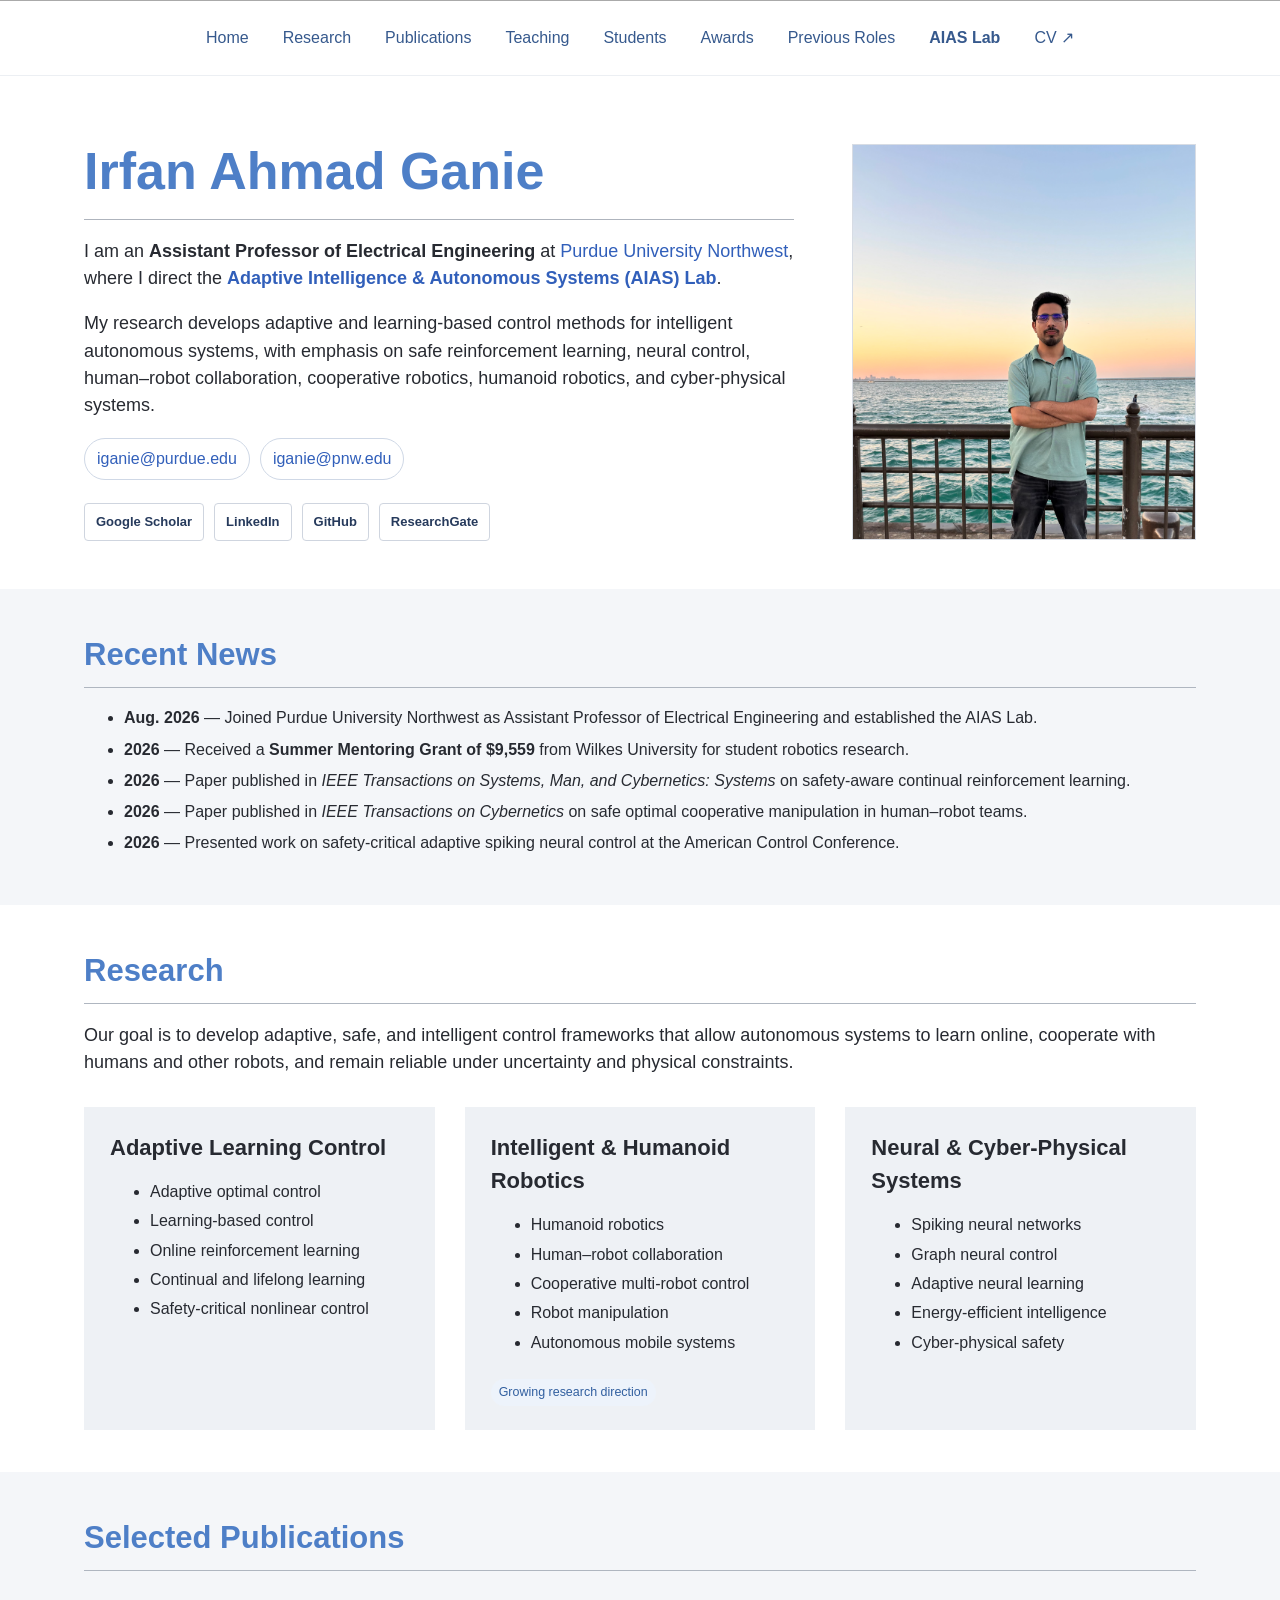
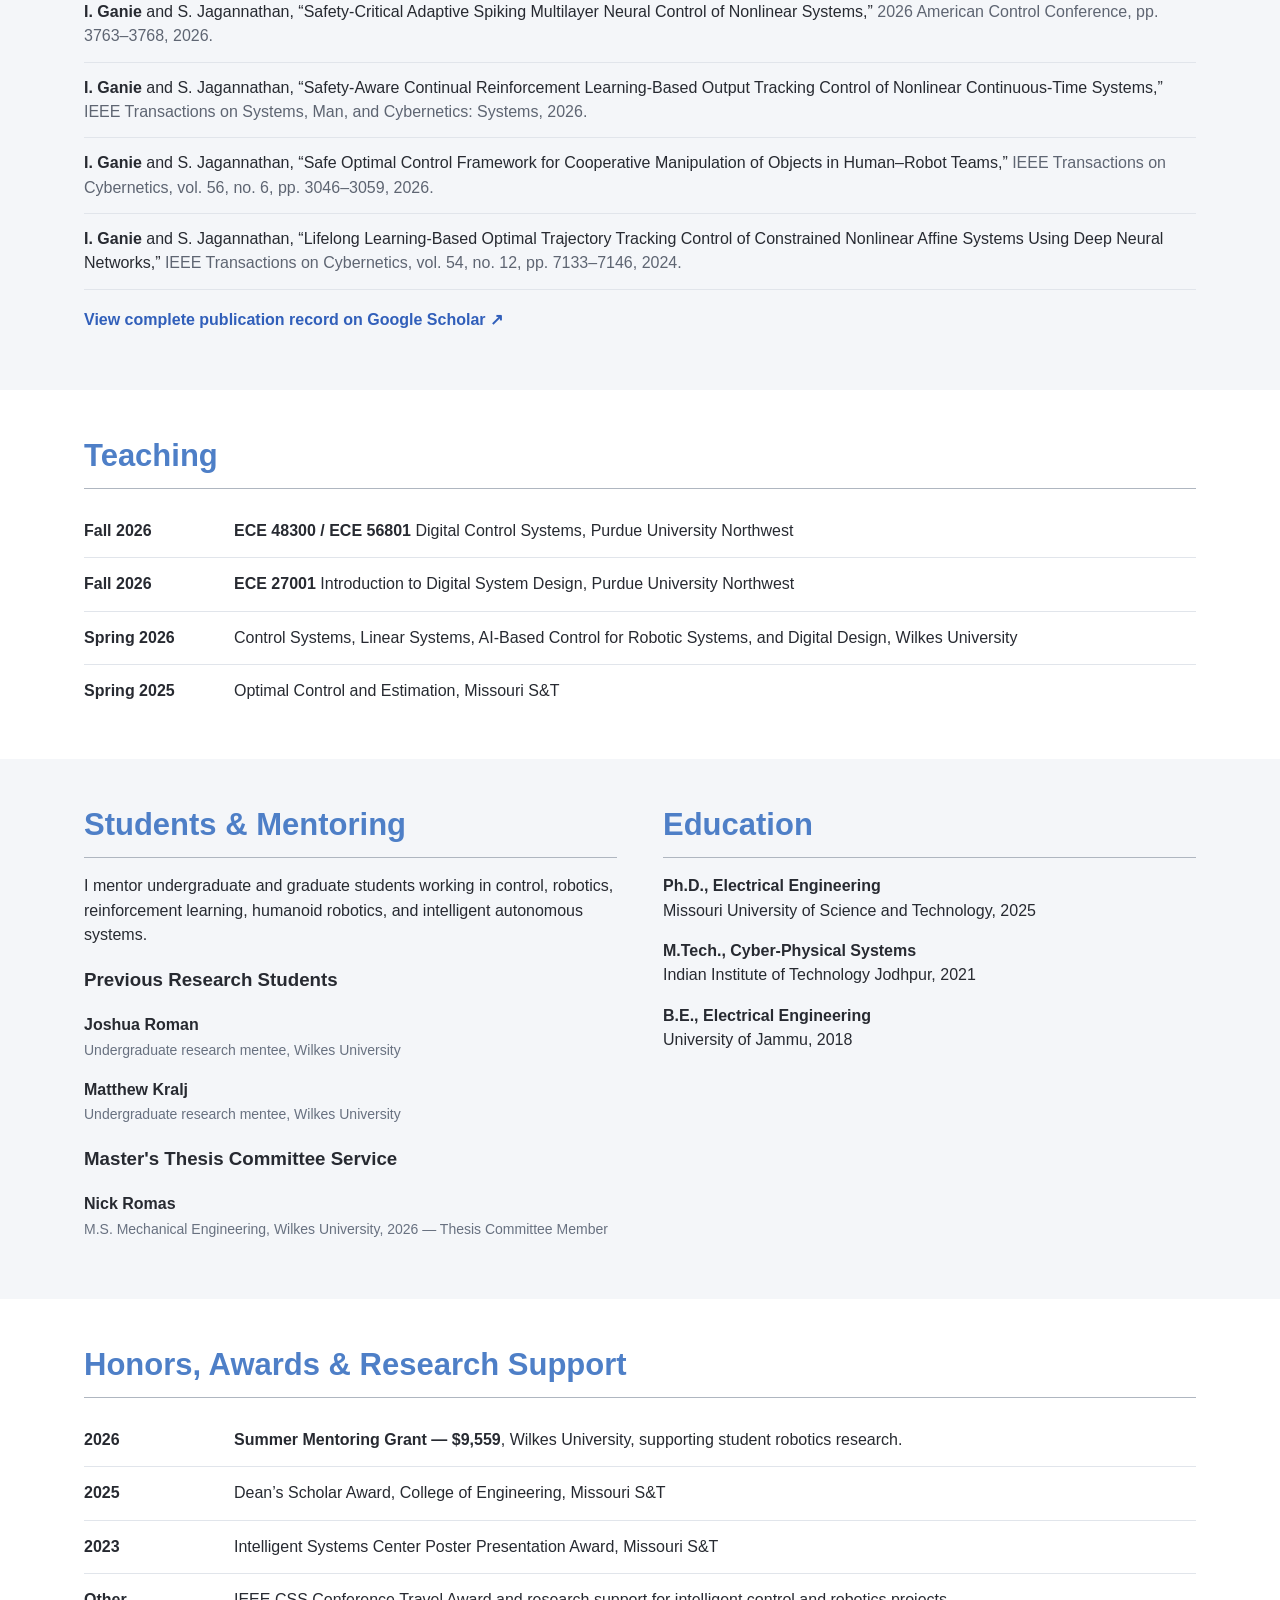
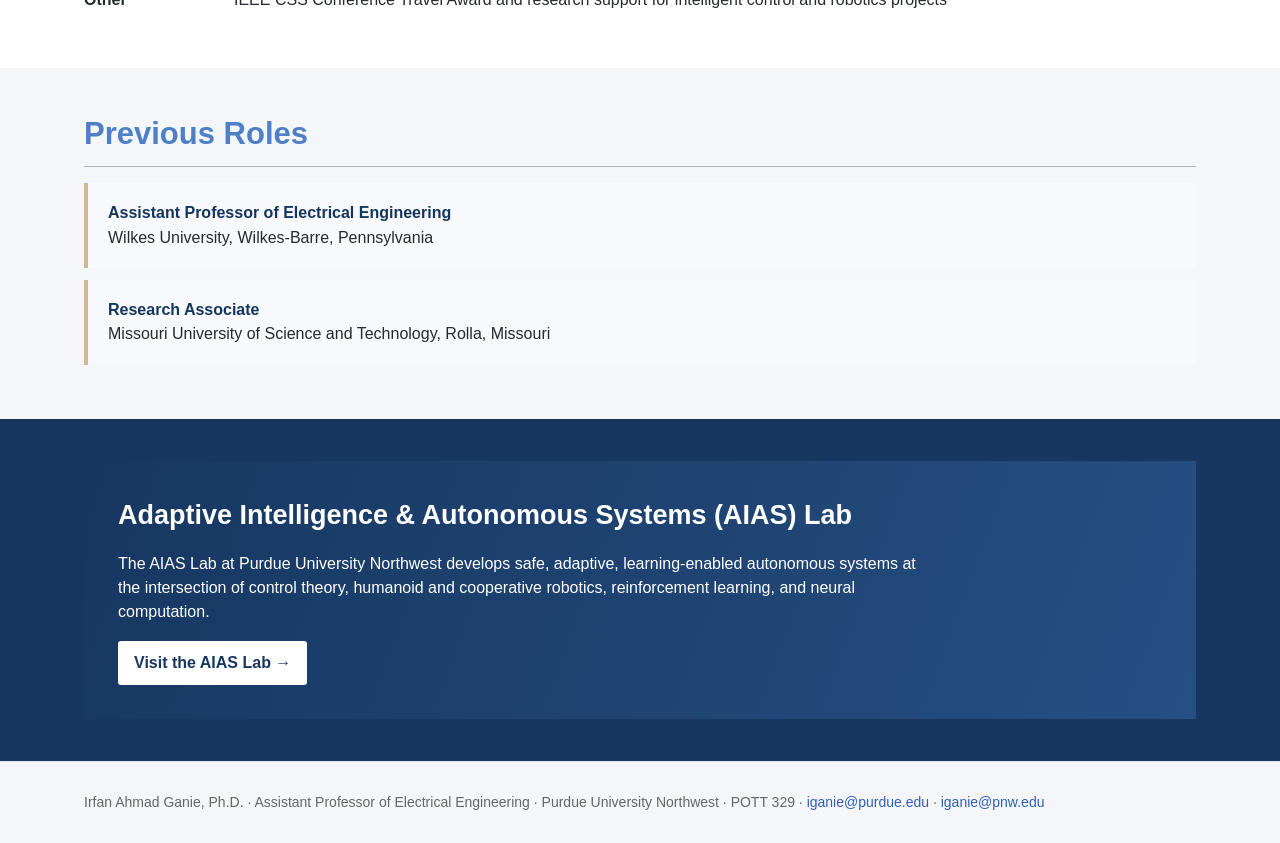
<file: index.html>
<!doctype html>
<html lang="en">
<head>
<meta charset="utf-8">
<meta name="viewport" content="width=device-width,initial-scale=1">
<title>Irfan Ahmad Ganie | Purdue University Northwest</title>
<meta name="description" content="Irfan Ahmad Ganie, Ph.D. — Assistant Professor of Electrical Engineering at Purdue University Northwest and Director of the AIAS Lab.">
<link rel="stylesheet" href="css/academic.css">
<style>
.contact-pills{display:flex;flex-wrap:wrap;gap:10px;margin-top:14px}.contact-pills a{border:1px solid #cfd8e6;padding:8px 12px;border-radius:999px;background:#fff}.role-card{padding:18px 20px;border-left:4px solid #cfb991;background:#f7f9fc;margin:12px 0}.role-card strong{display:block;color:#16355d}.research-card .future{display:inline-block;margin-top:8px;font-size:.78rem;padding:4px 8px;border-radius:999px;background:#edf3fb;color:#315f9f}.metric-grid{display:grid;grid-template-columns:repeat(4,1fr);gap:14px;margin-top:18px}.metric{padding:18px;background:#f7f9fc;border:1px solid #e5e9ef}.metric b{font-size:1.5rem;color:#18365e}.metric span{display:block;font-size:.78rem;color:#687386;text-transform:uppercase;letter-spacing:.06em;margin-top:4px}@media(max-width:760px){.metric-grid{grid-template-columns:repeat(2,1fr)}}
</style>
</head>
<body>
<header class="top"><div class="wrap"><nav class="nav"><a href="#home">Home</a><a href="#research">Research</a><a href="#publications">Publications</a><a href="#teaching">Teaching</a><a href="#students">Students</a><a href="#awards">Awards</a><a href="#roles">Previous Roles</a><a class="lab" href="aias-lab/">AIAS Lab</a><a href="CV_IRFAN%20AHMAD%20GANIE_2026.pdf" target="_blank">CV ↗</a></nav></div></header>
<main id="home">
<section class="hero"><div class="wrap hero-grid"><div><h1>Irfan Ahmad Ganie</h1><div class="rule"></div><p>I am an <strong>Assistant Professor of Electrical Engineering</strong> at <a href="https://www.pnw.edu/people/irfan-ahmad-ganie/" target="_blank">Purdue University Northwest</a>, where I direct the <a href="aias-lab/"><strong>Adaptive Intelligence & Autonomous Systems (AIAS) Lab</strong></a>.</p><p>My research develops adaptive and learning-based control methods for intelligent autonomous systems, with emphasis on safe reinforcement learning, neural control, human–robot collaboration, cooperative robotics, humanoid robotics, and cyber-physical systems.</p><div class="contact-pills"><a href="mailto:iganie@purdue.edu">iganie@purdue.edu</a><a href="mailto:iganie@pnw.edu">iganie@pnw.edu</a></div><div class="iconrow"><a href="https://scholar.google.com/citations?user=_J8FRd4AAAAJ&hl=en" target="_blank">Google Scholar</a><a href="https://www.linkedin.com/in/irfan-ahmad-ganie-285359118" target="_blank">LinkedIn</a><a href="https://github.com/irfan149" target="_blank">GitHub</a><a href="https://www.researchgate.net/profile/Irfan-Ganie-3" target="_blank">ResearchGate</a></div></div><div><img class="portrait" src="img/profile.png" alt="Irfan Ahmad Ganie"></div></div></section>

<section class="section soft"><div class="wrap"><h2>Recent News</h2><div class="line"></div><ul class="news"><li><strong>Aug. 2026</strong> — Joined Purdue University Northwest as Assistant Professor of Electrical Engineering and established the AIAS Lab.</li><li><strong>2026</strong> — Received a <strong>Summer Mentoring Grant of $9,559</strong> from Wilkes University for student robotics research.</li><li><strong>2026</strong> — Paper published in <em>IEEE Transactions on Systems, Man, and Cybernetics: Systems</em> on safety-aware continual reinforcement learning.</li><li><strong>2026</strong> — Paper published in <em>IEEE Transactions on Cybernetics</em> on safe optimal cooperative manipulation in human–robot teams.</li><li><strong>2026</strong> — Presented work on safety-critical adaptive spiking neural control at the American Control Conference.</li></ul></div></section>

<section class="section" id="research"><div class="wrap"><h2>Research</h2><div class="line"></div><p class="lead">Our goal is to develop adaptive, safe, and intelligent control frameworks that allow autonomous systems to learn online, cooperate with humans and other robots, and remain reliable under uncertainty and physical constraints.</p><div class="research-grid"><div class="research-card"><h3>Adaptive Learning Control</h3><ul><li>Adaptive optimal control</li><li>Learning-based control</li><li>Online reinforcement learning</li><li>Continual and lifelong learning</li><li>Safety-critical nonlinear control</li></ul></div><div class="research-card"><h3>Intelligent & Humanoid Robotics</h3><ul><li>Humanoid robotics</li><li>Human–robot collaboration</li><li>Cooperative multi-robot control</li><li>Robot manipulation</li><li>Autonomous mobile systems</li></ul><span class="future">Growing research direction</span></div><div class="research-card"><h3>Neural & Cyber-Physical Systems</h3><ul><li>Spiking neural networks</li><li>Graph neural control</li><li>Adaptive neural learning</li><li>Energy-efficient intelligence</li><li>Cyber-physical safety</li></ul></div></div></div></section>

<section class="section soft" id="publications"><div class="wrap"><h2>Selected Publications</h2><div class="line"></div><div class="pub"><strong>I. Ganie</strong> and S. Jagannathan, “Safety-Critical Adaptive Spiking Multilayer Neural Control of Nonlinear Systems,” <span class="venue">2026 American Control Conference, pp. 3763–3768, 2026.</span></div><div class="pub"><strong>I. Ganie</strong> and S. Jagannathan, “Safety-Aware Continual Reinforcement Learning-Based Output Tracking Control of Nonlinear Continuous-Time Systems,” <span class="venue">IEEE Transactions on Systems, Man, and Cybernetics: Systems, 2026.</span></div><div class="pub"><strong>I. Ganie</strong> and S. Jagannathan, “Safe Optimal Control Framework for Cooperative Manipulation of Objects in Human–Robot Teams,” <span class="venue">IEEE Transactions on Cybernetics, vol. 56, no. 6, pp. 3046–3059, 2026.</span></div><div class="pub"><strong>I. Ganie</strong> and S. Jagannathan, “Lifelong Learning-Based Optimal Trajectory Tracking Control of Constrained Nonlinear Affine Systems Using Deep Neural Networks,” <span class="venue">IEEE Transactions on Cybernetics, vol. 54, no. 12, pp. 7133–7146, 2024.</span></div><p style="margin-top:18px"><a href="https://scholar.google.com/citations?user=_J8FRd4AAAAJ&hl=en" target="_blank"><strong>View complete publication record on Google Scholar ↗</strong></a></p></div></section>

<section class="section" id="teaching"><div class="wrap"><h2>Teaching</h2><div class="line"></div><div class="rows"><div class="row"><div class="term">Fall 2026</div><div><strong>ECE 48300 / ECE 56801</strong> Digital Control Systems, Purdue University Northwest</div></div><div class="row"><div class="term">Fall 2026</div><div><strong>ECE 27001</strong> Introduction to Digital System Design, Purdue University Northwest</div></div><div class="row"><div class="term">Spring 2026</div><div>Control Systems, Linear Systems, AI-Based Control for Robotic Systems, and Digital Design, Wilkes University</div></div><div class="row"><div class="term">Spring 2025</div><div>Optimal Control and Estimation, Missouri S&amp;T</div></div></div></div></section>

<section class="section soft" id="students"><div class="wrap two"><div><h2>Students &amp; Mentoring</h2><div class="line"></div><p>I mentor undergraduate and graduate students working in control, robotics, reinforcement learning, humanoid robotics, and intelligent autonomous systems.</p><h3>Previous Research Students</h3><p><strong>Joshua Roman</strong><br><span class="small">Undergraduate research mentee, Wilkes University</span></p><p><strong>Matthew Kralj</strong><br><span class="small">Undergraduate research mentee, Wilkes University</span></p><h3>Master's Thesis Committee Service</h3><p><strong>Nick Romas</strong><br><span class="small">M.S. Mechanical Engineering, Wilkes University, 2026 — Thesis Committee Member</span></p></div><div><h2>Education</h2><div class="line"></div><p><strong>Ph.D., Electrical Engineering</strong><br>Missouri University of Science and Technology, 2025</p><p><strong>M.Tech., Cyber-Physical Systems</strong><br>Indian Institute of Technology Jodhpur, 2021</p><p><strong>B.E., Electrical Engineering</strong><br>University of Jammu, 2018</p></div></div></section>

<section class="section" id="awards"><div class="wrap"><h2>Honors, Awards & Research Support</h2><div class="line"></div><div class="rows"><div class="row"><div class="term">2026</div><div><strong>Summer Mentoring Grant — $9,559</strong>, Wilkes University, supporting student robotics research.</div></div><div class="row"><div class="term">2025</div><div>Dean’s Scholar Award, College of Engineering, Missouri S&amp;T</div></div><div class="row"><div class="term">2023</div><div>Intelligent Systems Center Poster Presentation Award, Missouri S&amp;T</div></div><div class="row"><div class="term">Other</div><div>IEEE CSS Conference Travel Award and research support for intelligent control and robotics projects</div></div></div></div></section>

<section class="section soft" id="roles"><div class="wrap"><h2>Previous Roles</h2><div class="line"></div><div class="role-card"><strong>Assistant Professor of Electrical Engineering</strong>Wilkes University, Wilkes-Barre, Pennsylvania</div><div class="role-card"><strong>Research Associate</strong>Missouri University of Science and Technology, Rolla, Missouri</div></div></section>

<section class="section dark"><div class="wrap"><div class="lab-banner"><h3>Adaptive Intelligence & Autonomous Systems (AIAS) Lab</h3><p>The AIAS Lab at Purdue University Northwest develops safe, adaptive, learning-enabled autonomous systems at the intersection of control theory, humanoid and cooperative robotics, reinforcement learning, and neural computation.</p><a class="button" href="aias-lab/">Visit the AIAS Lab →</a></div></div></section>
</main>
<footer class="footer"><div class="wrap">Irfan Ahmad Ganie, Ph.D. · Assistant Professor of Electrical Engineering · Purdue University Northwest · POTT 329 · <a href="mailto:iganie@purdue.edu">iganie@purdue.edu</a> · <a href="mailto:iganie@pnw.edu">iganie@pnw.edu</a></div></footer>
</body></html>
</file>
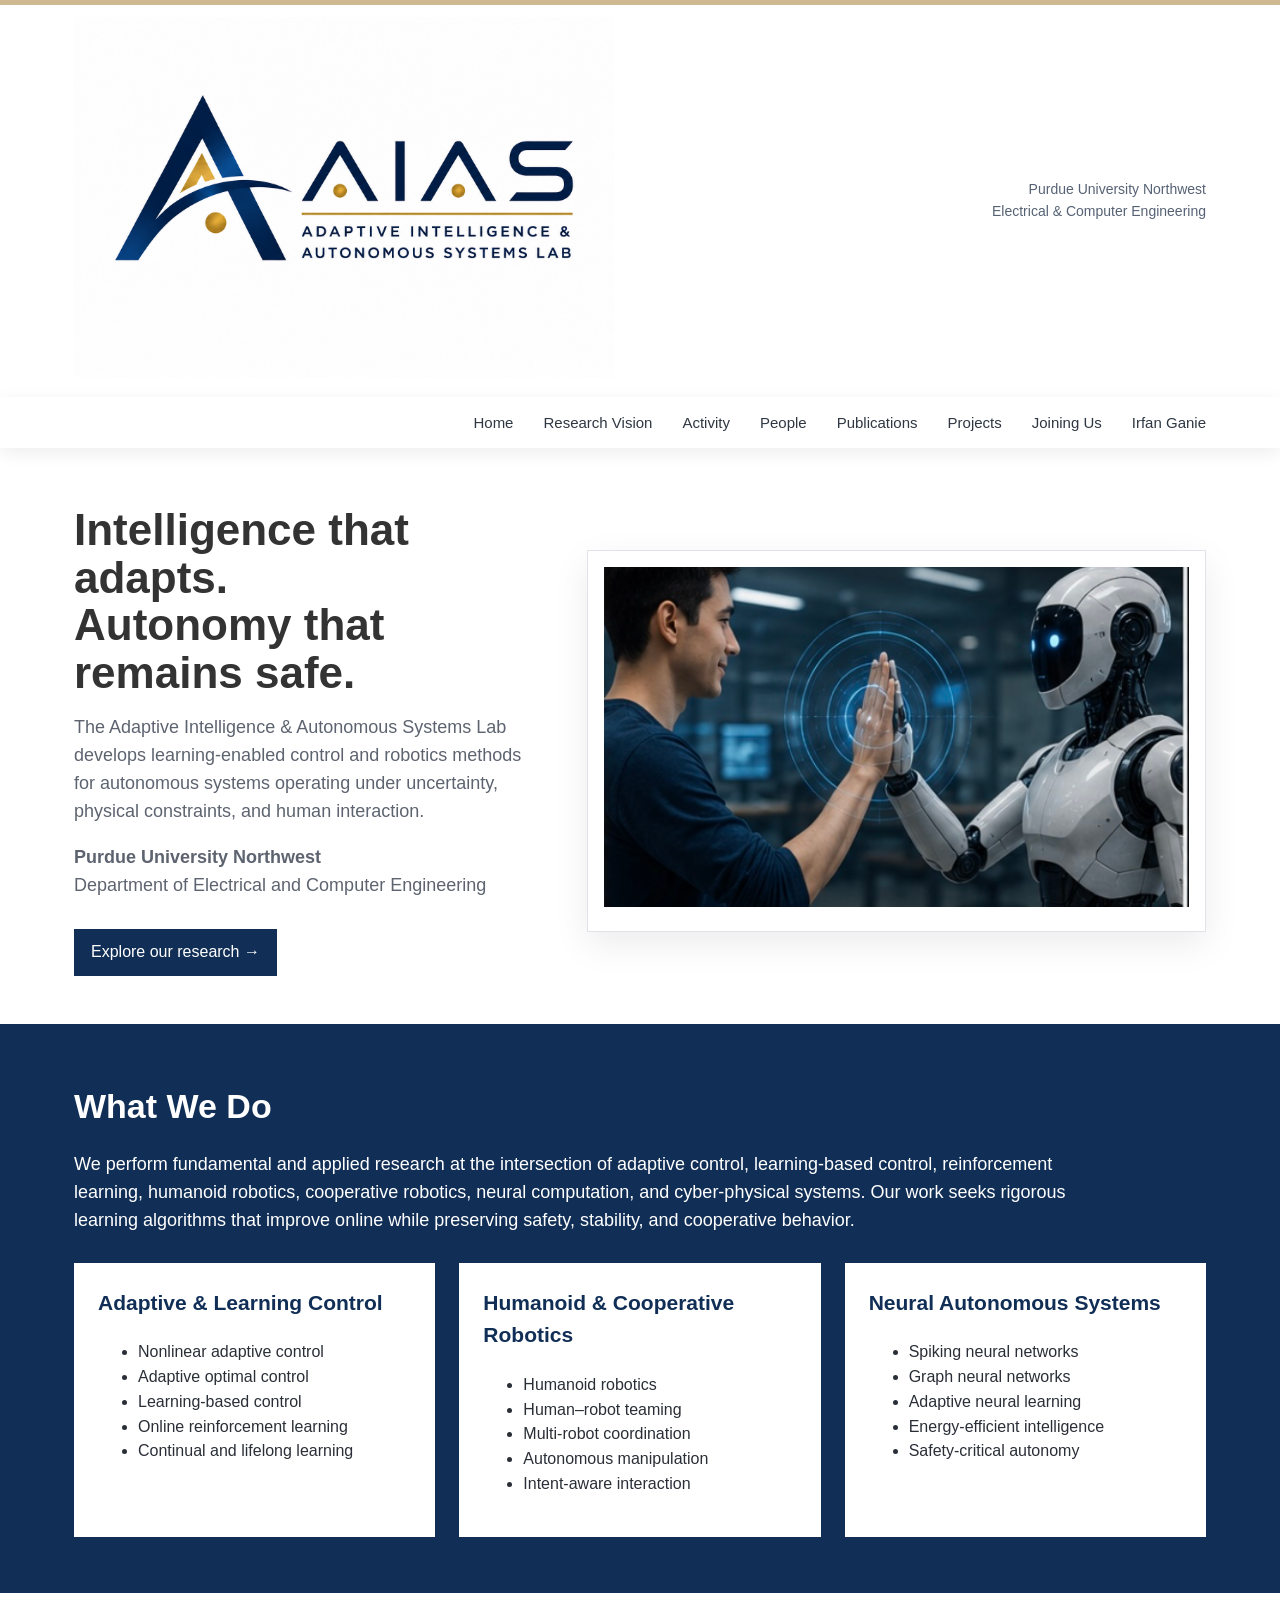
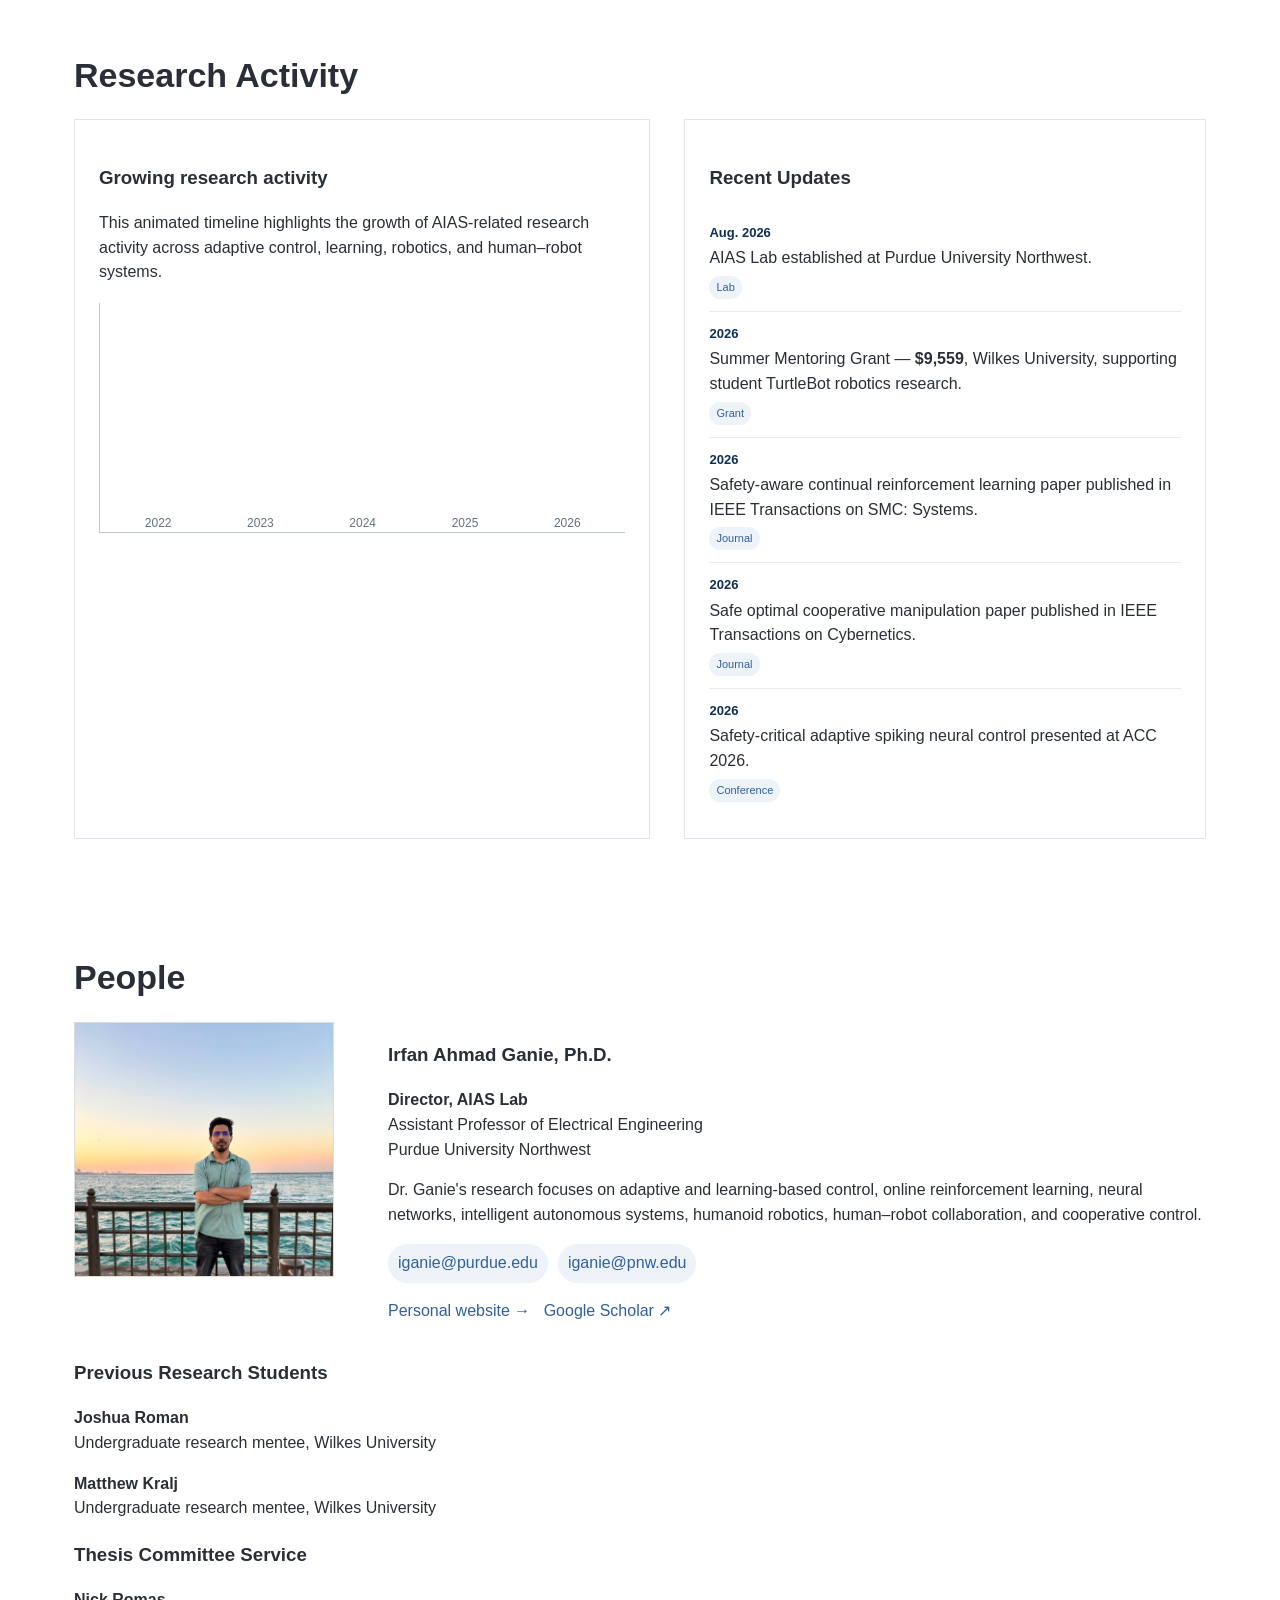
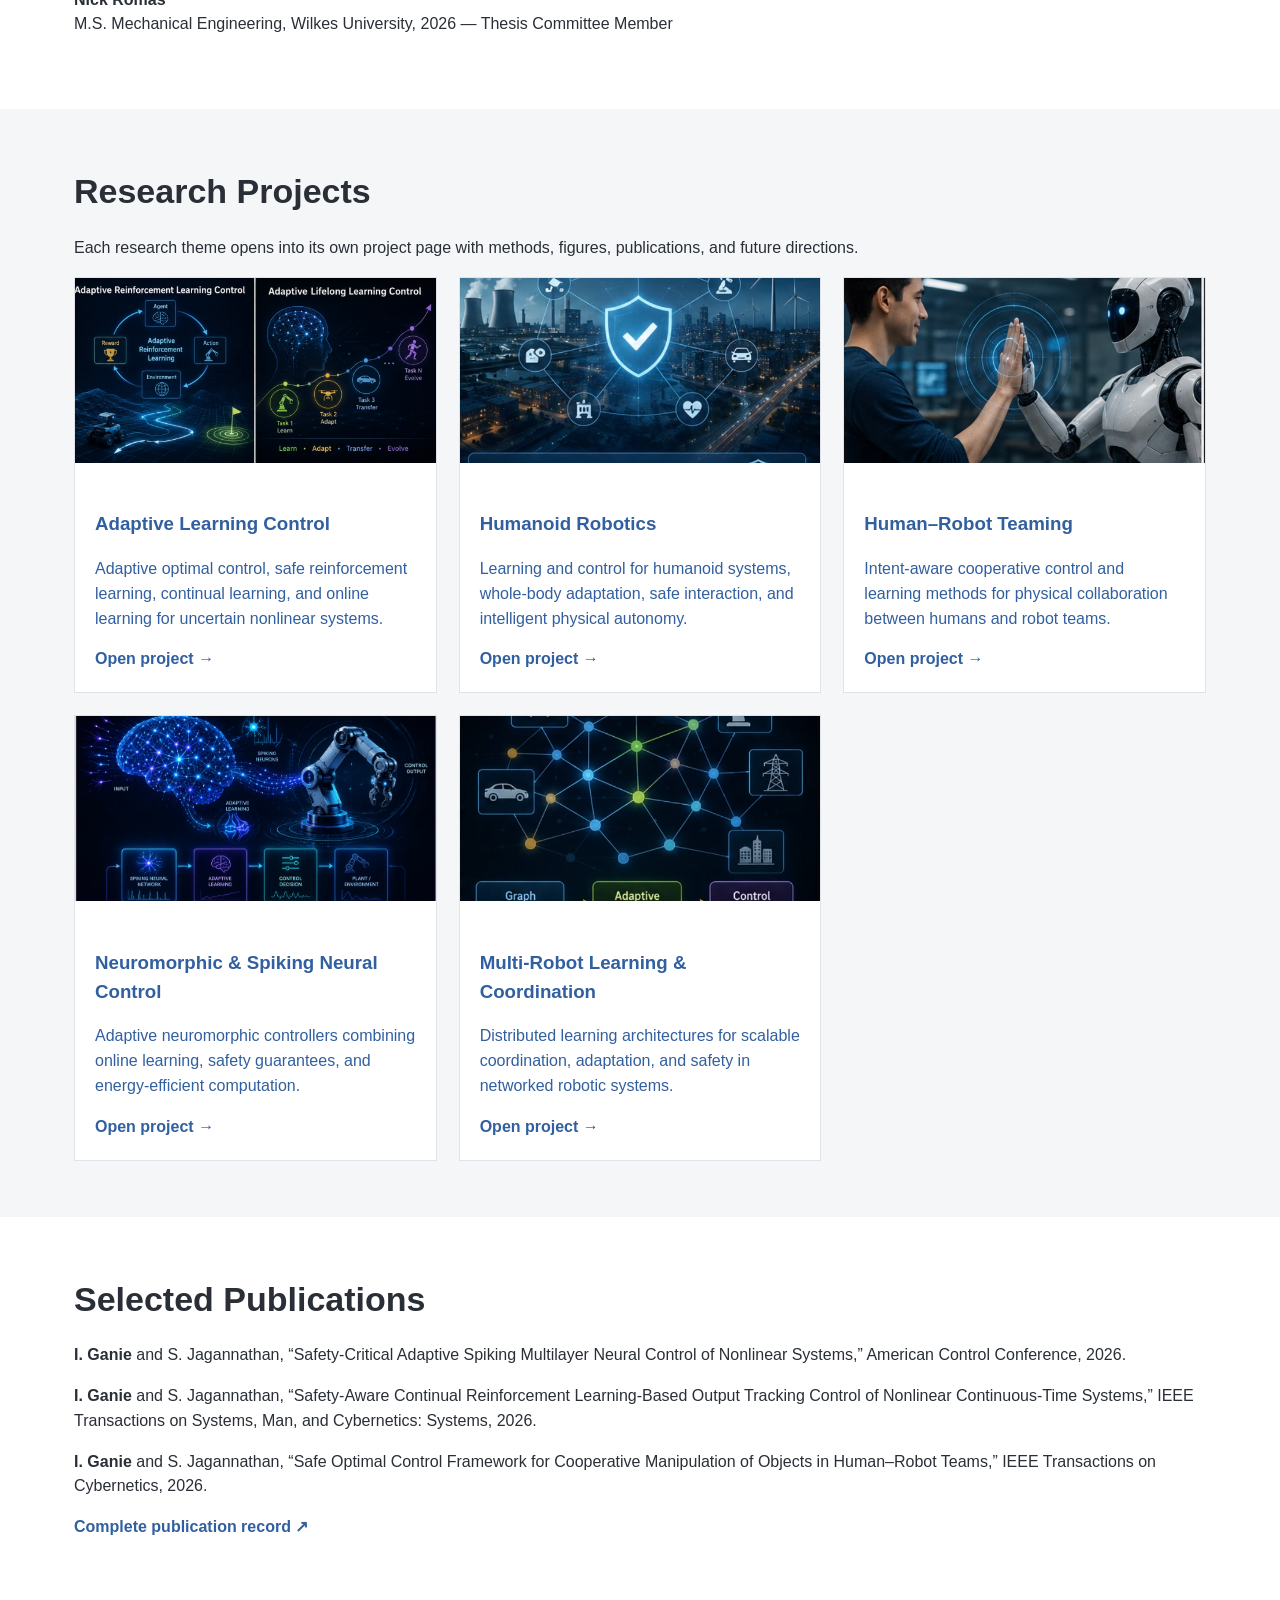
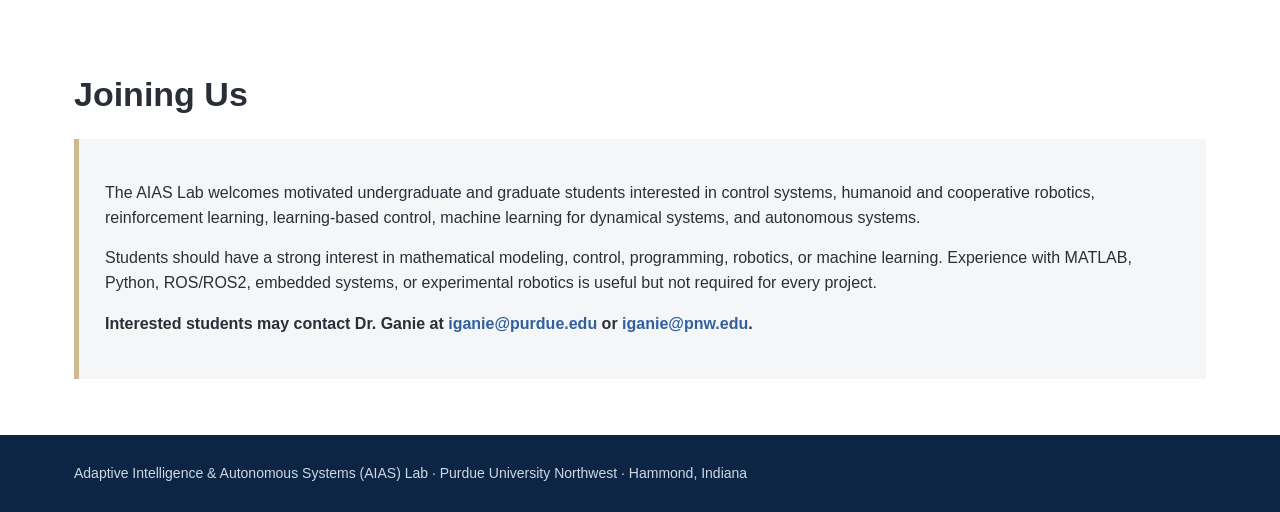
<file: aias-lab/index.html>
<!doctype html>
<html lang="en">
<head>
<meta charset="utf-8">
<meta name="viewport" content="width=device-width,initial-scale=1">
<title>AIAS Lab | Purdue University Northwest</title>
<style>
:root{--navy:#112f56;--blue:#315f9f;--gold:#cfb991;--ink:#2a2f37;--soft:#f4f6f8;--line:#dfe5ec}*{box-sizing:border-box}body{margin:0;font-family:Arial,Helvetica,sans-serif;color:var(--ink);line-height:1.55}a{color:#315f9f;text-decoration:none}.wrap{max-width:1200px;margin:auto;padding:0 34px}.head{background:#fff;border-top:5px solid var(--gold)}.nav-shell{position:sticky;top:0;z-index:30;background:#fff;box-shadow:0 5px 18px rgba(0,0,0,.07)}.brand{display:flex;align-items:center;justify-content:space-between;gap:30px;padding:12px 0}.brand img{width:min(540px,55vw);height:auto}.brand-note{text-align:right;font-size:14px;color:#566274}.nav{display:flex;justify-content:flex-end;gap:30px;padding:14px 0;flex-wrap:wrap}.nav a{font-size:15px;color:#2e3742}.hero{padding:58px 0 48px}section[id]{scroll-margin-top:76px}.hero-grid{display:grid;grid-template-columns:.85fr 1.15fr;gap:55px;align-items:center}.hero h1{font-size:44px;line-height:1.08;margin:0;color:#333}.hero p{font-size:18px;color:#5d6470}.collage{background:#fff;border:1px solid #e0e3e8;padding:16px;box-shadow:0 12px 34px rgba(0,0,0,.08)}.collage img{width:100%;height:340px;object-fit:cover}.section{padding:56px 0}.dark{background:var(--navy);color:#fff}.section h2{font-size:34px;margin:0 0 18px}.lead{font-size:18px;max-width:1000px}.cards{display:grid;grid-template-columns:repeat(3,1fr);gap:24px;margin-top:28px}.card{background:#fff;color:#2a2f37;padding:24px;min-height:240px}.card h3{font-size:21px;margin-top:0;color:var(--navy)}.projects{display:grid;grid-template-columns:repeat(3,1fr);gap:22px}.project{border:1px solid #e0e4ea;background:#fff;transition:.2s transform,.2s box-shadow}.project:hover{transform:translateY(-3px);box-shadow:0 10px 28px rgba(17,47,86,.12)}.project img{width:100%;height:185px;object-fit:cover}.project div{padding:20px}.project .go{font-weight:700;color:var(--blue)}.people{display:grid;grid-template-columns:280px 1fr;gap:34px;align-items:start}.people img{width:100%;max-width:260px;border:1px solid #ddd}.button{display:inline-block;margin-top:12px;background:var(--navy);color:#fff;padding:11px 17px}.join{background:var(--soft);padding:26px;border-left:5px solid var(--gold)}.activity-wrap{display:grid;grid-template-columns:1.05fr .95fr;gap:34px}.activity-panel,.news-panel{background:#fff;border:1px solid var(--line);padding:24px}.activity-chart{height:230px;display:flex;align-items:flex-end;gap:22px;border-left:1px solid #bfc8d5;border-bottom:1px solid #bfc8d5;padding:20px 18px 0;margin-top:18px}.bar-wrap{flex:1;text-align:center}.bar{width:100%;min-width:34px;background:linear-gradient(180deg,#315f9f,#112f56);border-radius:7px 7px 0 0;transform-origin:bottom;animation:rise 1.2s ease both}.bar-wrap:nth-child(1) .bar{height:34%;animation-delay:.05s}.bar-wrap:nth-child(2) .bar{height:46%;animation-delay:.15s}.bar-wrap:nth-child(3) .bar{height:62%;animation-delay:.25s}.bar-wrap:nth-child(4) .bar{height:78%;animation-delay:.35s}.bar-wrap:nth-child(5) .bar{height:94%;animation-delay:.45s}.bar-label{font-size:12px;color:#657184;margin-top:7px}@keyframes rise{from{transform:scaleY(0)}to{transform:scaleY(1)}}.news-item{padding:12px 0;border-bottom:1px solid #e7ebf0}.news-item:last-child{border-bottom:0}.news-item b{display:block;color:var(--navy);font-size:13px;margin-bottom:3px}.tag{display:inline-block;font-size:11px;background:#eef3f9;color:#315f9f;padding:3px 7px;border-radius:999px;margin-top:5px}.contact-line{display:flex;flex-wrap:wrap;gap:10px;margin-top:10px}.contact-line a{background:#eef3f9;padding:7px 10px;border-radius:999px}footer{padding:28px 0;background:#0c2544;color:#cfd8e4;font-size:14px}@media(max-width:850px){.brand{flex-direction:column;align-items:flex-start}.brand img{width:100%;max-width:520px}.brand-note{text-align:left}.hero-grid,.people,.cards,.projects,.activity-wrap{grid-template-columns:1fr}.nav{justify-content:flex-start;gap:18px}.collage img{height:280px}}
</style>
</head>
<body>
<header class="head"><div class="wrap"><div class="brand"><a href="#home"><img src="../img/aias-lab-logo.png" alt="AIAS — Adaptive Intelligence & Autonomous Systems Lab"></a><div class="brand-note">Purdue University Northwest<br>Electrical & Computer Engineering</div></div></div></header><div class="nav-shell"><div class="wrap"><nav class="nav"><a href="#home">Home</a><a href="#research">Research Vision</a><a href="#activity">Activity</a><a href="#people">People</a><a href="#publications">Publications</a><a href="#projects">Projects</a><a href="#join">Joining Us</a><a href="../">Irfan Ganie</a></nav></div></div>
<main id="home">
<section class="hero"><div class="wrap hero-grid"><div><h1>Intelligence that adapts.<br>Autonomy that remains safe.</h1><p>The Adaptive Intelligence & Autonomous Systems Lab develops learning-enabled control and robotics methods for autonomous systems operating under uncertainty, physical constraints, and human interaction.</p><p><strong>Purdue University Northwest</strong><br>Department of Electrical and Computer Engineering</p><a class="button" href="#research">Explore our research →</a></div><div class="collage"><img src="../img/proj_hri.jpg" alt="AIAS Lab robotics research"></div></div></section>

<section class="section dark" id="research"><div class="wrap"><h2>What We Do</h2><p class="lead">We perform fundamental and applied research at the intersection of adaptive control, learning-based control, reinforcement learning, humanoid robotics, cooperative robotics, neural computation, and cyber-physical systems. Our work seeks rigorous learning algorithms that improve online while preserving safety, stability, and cooperative behavior.</p><div class="cards"><div class="card"><h3>Adaptive & Learning Control</h3><ul><li>Nonlinear adaptive control</li><li>Adaptive optimal control</li><li>Learning-based control</li><li>Online reinforcement learning</li><li>Continual and lifelong learning</li></ul></div><div class="card"><h3>Humanoid & Cooperative Robotics</h3><ul><li>Humanoid robotics</li><li>Human–robot teaming</li><li>Multi-robot coordination</li><li>Autonomous manipulation</li><li>Intent-aware interaction</li></ul></div><div class="card"><h3>Neural Autonomous Systems</h3><ul><li>Spiking neural networks</li><li>Graph neural networks</li><li>Adaptive neural learning</li><li>Energy-efficient intelligence</li><li>Safety-critical autonomy</li></ul></div></div></div></section>

<section class="section" id="activity"><div class="wrap"><h2>Research Activity</h2><div class="activity-wrap"><div class="activity-panel"><h3>Growing research activity</h3><p>This animated timeline highlights the growth of AIAS-related research activity across adaptive control, learning, robotics, and human–robot systems.</p><div class="activity-chart"><div class="bar-wrap"><div class="bar"></div><div class="bar-label">2022</div></div><div class="bar-wrap"><div class="bar"></div><div class="bar-label">2023</div></div><div class="bar-wrap"><div class="bar"></div><div class="bar-label">2024</div></div><div class="bar-wrap"><div class="bar"></div><div class="bar-label">2025</div></div><div class="bar-wrap"><div class="bar"></div><div class="bar-label">2026</div></div></div></div><div class="news-panel"><h3>Recent Updates</h3><div class="news-item"><b>Aug. 2026</b>AIAS Lab established at Purdue University Northwest.<br><span class="tag">Lab</span></div><div class="news-item"><b>2026</b>Summer Mentoring Grant — <strong>$9,559</strong>, Wilkes University, supporting student TurtleBot robotics research.<br><span class="tag">Grant</span></div><div class="news-item"><b>2026</b>Safety-aware continual reinforcement learning paper published in IEEE Transactions on SMC: Systems.<br><span class="tag">Journal</span></div><div class="news-item"><b>2026</b>Safe optimal cooperative manipulation paper published in IEEE Transactions on Cybernetics.<br><span class="tag">Journal</span></div><div class="news-item"><b>2026</b>Safety-critical adaptive spiking neural control presented at ACC 2026.<br><span class="tag">Conference</span></div></div></div></div></section>

<section class="section" id="people"><div class="wrap"><h2>People</h2><div class="people"><img src="../img/profile.png" alt="Irfan Ahmad Ganie"><div><h3>Irfan Ahmad Ganie, Ph.D.</h3><p><strong>Director, AIAS Lab</strong><br>Assistant Professor of Electrical Engineering<br>Purdue University Northwest</p><p>Dr. Ganie's research focuses on adaptive and learning-based control, online reinforcement learning, neural networks, intelligent autonomous systems, humanoid robotics, human–robot collaboration, and cooperative control.</p><div class="contact-line"><a href="mailto:iganie@purdue.edu">iganie@purdue.edu</a><a href="mailto:iganie@pnw.edu">iganie@pnw.edu</a></div><p><a href="../">Personal website →</a> &nbsp; <a href="https://scholar.google.com/citations?user=_J8FRd4AAAAJ&hl=en" target="_blank">Google Scholar ↗</a></p></div></div><div class="people-group"><h3>Previous Research Students</h3><p><strong>Joshua Roman</strong><br>Undergraduate research mentee, Wilkes University</p><p><strong>Matthew Kralj</strong><br>Undergraduate research mentee, Wilkes University</p><h3>Thesis Committee Service</h3><p><strong>Nick Romas</strong><br>M.S. Mechanical Engineering, Wilkes University, 2026 — Thesis Committee Member</p></div></div></section>

<section class="section" id="projects" style="background:#f4f6f8"><div class="wrap"><h2>Research Projects</h2><p>Each research theme opens into its own project page with methods, figures, publications, and future directions.</p><div class="projects"><a class="project" href="projects/adaptive-learning-control/"><img src="../img/proj_acl.jpg" alt="Adaptive learning control"><div><h3>Adaptive Learning Control</h3><p>Adaptive optimal control, safe reinforcement learning, continual learning, and online learning for uncertain nonlinear systems.</p><span class="go">Open project →</span></div></a><a class="project" href="projects/humanoid-robotics/"><img src="../img/proj_cps.jpg" alt="Humanoid robotics"><div><h3>Humanoid Robotics</h3><p>Learning and control for humanoid systems, whole-body adaptation, safe interaction, and intelligent physical autonomy.</p><span class="go">Open project →</span></div></a><a class="project" href="projects/human-robot-teaming/"><img src="../img/proj_hri.jpg" alt="Human robot interaction"><div><h3>Human–Robot Teaming</h3><p>Intent-aware cooperative control and learning methods for physical collaboration between humans and robot teams.</p><span class="go">Open project →</span></div></a><a class="project" href="projects/neuromorphic-control/"><img src="../img/proj_snn.jpg" alt="Spiking neural control"><div><h3>Neuromorphic & Spiking Neural Control</h3><p>Adaptive neuromorphic controllers combining online learning, safety guarantees, and energy-efficient computation.</p><span class="go">Open project →</span></div></a><a class="project" href="projects/multi-robot-learning/"><img src="../img/proj_gnn.jpg" alt="Graph neural control"><div><h3>Multi-Robot Learning & Coordination</h3><p>Distributed learning architectures for scalable coordination, adaptation, and safety in networked robotic systems.</p><span class="go">Open project →</span></div></a></div></div></section>

<section class="section" id="publications"><div class="wrap"><h2>Selected Publications</h2><p><strong>I. Ganie</strong> and S. Jagannathan, “Safety-Critical Adaptive Spiking Multilayer Neural Control of Nonlinear Systems,” American Control Conference, 2026.</p><p><strong>I. Ganie</strong> and S. Jagannathan, “Safety-Aware Continual Reinforcement Learning-Based Output Tracking Control of Nonlinear Continuous-Time Systems,” IEEE Transactions on Systems, Man, and Cybernetics: Systems, 2026.</p><p><strong>I. Ganie</strong> and S. Jagannathan, “Safe Optimal Control Framework for Cooperative Manipulation of Objects in Human–Robot Teams,” IEEE Transactions on Cybernetics, 2026.</p><p><a href="https://scholar.google.com/citations?user=_J8FRd4AAAAJ&hl=en" target="_blank"><strong>Complete publication record ↗</strong></a></p></div></section>

<section class="section" id="join"><div class="wrap"><h2>Joining Us</h2><div class="join"><p>The AIAS Lab welcomes motivated undergraduate and graduate students interested in control systems, humanoid and cooperative robotics, reinforcement learning, learning-based control, machine learning for dynamical systems, and autonomous systems.</p><p>Students should have a strong interest in mathematical modeling, control, programming, robotics, or machine learning. Experience with MATLAB, Python, ROS/ROS2, embedded systems, or experimental robotics is useful but not required for every project.</p><p><strong>Interested students may contact Dr. Ganie at <a href="mailto:iganie@purdue.edu">iganie@purdue.edu</a> or <a href="mailto:iganie@pnw.edu">iganie@pnw.edu</a>.</strong></p></div></div></section>
</main>
<footer><div class="wrap">Adaptive Intelligence & Autonomous Systems (AIAS) Lab · Purdue University Northwest · Hammond, Indiana</div></footer>
</body>
</html>
</file>
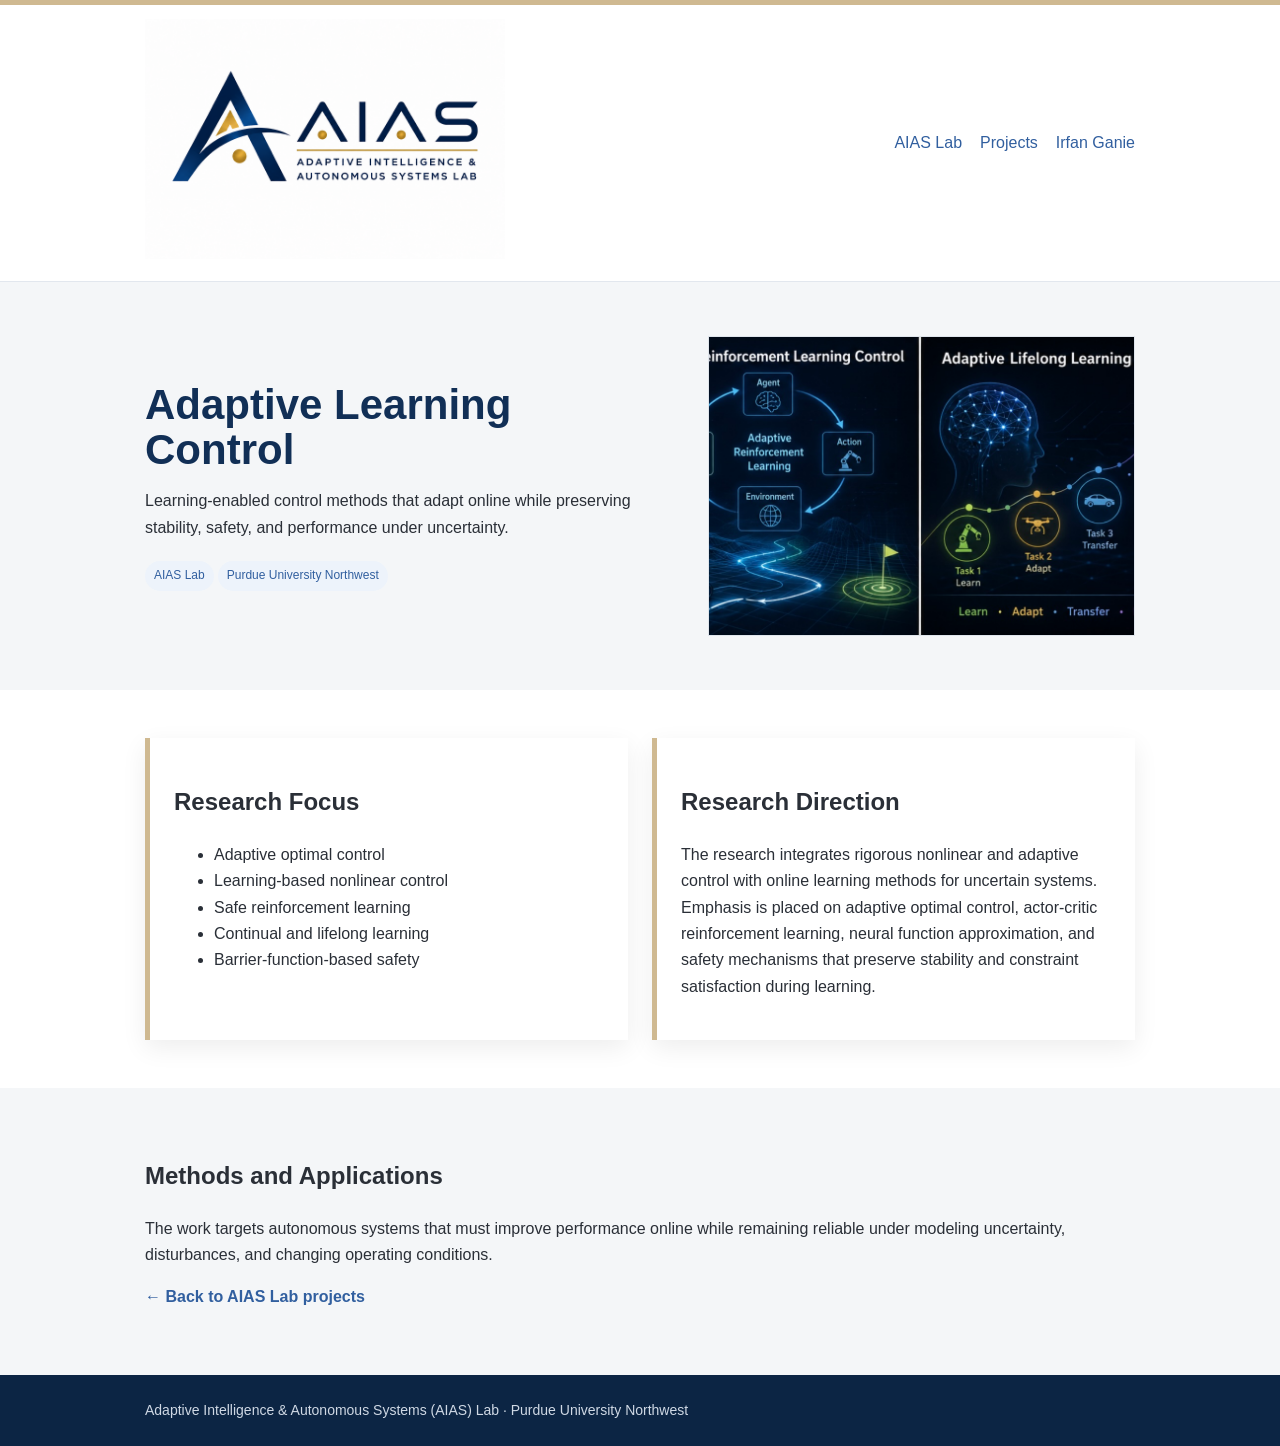
<file: aias-lab/projects/adaptive-learning-control/index.html>
<!doctype html><html lang="en"><head><meta charset="utf-8"><meta name="viewport" content="width=device-width,initial-scale=1"><title>Adaptive Learning Control | AIAS Lab</title><style>
:root{--navy:#112f56;--blue:#315f9f;--gold:#cfb991;--soft:#f4f6f8;--ink:#2a2f37}*{box-sizing:border-box}body{margin:0;font-family:Arial,Helvetica,sans-serif;color:var(--ink);line-height:1.65}a{color:var(--blue);text-decoration:none}.wrap{max-width:1050px;margin:auto;padding:0 30px}.top{border-top:5px solid var(--gold);border-bottom:1px solid #e2e7ee;background:#fff}.top .wrap{display:flex;align-items:center;justify-content:space-between;gap:20px;padding-top:14px;padding-bottom:14px}.top img{width:360px;max-width:50vw}.nav{display:flex;gap:18px;flex-wrap:wrap}.hero{background:var(--soft);padding:54px 0}.hero-grid{display:grid;grid-template-columns:1.1fr .9fr;gap:40px;align-items:center}.hero h1{font-size:42px;line-height:1.08;color:var(--navy);margin:0 0 14px}.hero img{width:100%;height:300px;object-fit:cover;border:1px solid #dfe5ec}.section{padding:48px 0}.box{background:#fff;border-left:5px solid var(--gold);box-shadow:0 8px 24px rgba(0,0,0,.07);padding:24px}.grid{display:grid;grid-template-columns:1fr 1fr;gap:24px}.tag{display:inline-block;padding:5px 9px;background:#edf3fb;border-radius:999px;font-size:12px;color:var(--blue);margin:4px 4px 0 0}footer{background:#0c2544;color:#cfd8e4;padding:24px 0;font-size:14px}@media(max-width:760px){.hero-grid,.grid{grid-template-columns:1fr}.top .wrap{flex-direction:column;align-items:flex-start}.top img{max-width:100%;width:420px}}
</style></head><body>
<header class="top"><div class="wrap"><a href="../../"><img src="../../../img/aias-lab-logo.png" alt="AIAS Lab"></a><nav class="nav"><a href="../../">AIAS Lab</a><a href="../../#projects">Projects</a><a href="../../../">Irfan Ganie</a></nav></div></header>
<section class="hero"><div class="wrap hero-grid"><div><h1>Adaptive Learning Control</h1><p>Learning-enabled control methods that adapt online while preserving stability, safety, and performance under uncertainty.</p><span class="tag">AIAS Lab</span><span class="tag">Purdue University Northwest</span></div><img src="../../../img/proj_acl.jpg" alt="Adaptive Learning Control"></div></section>
<section class="section"><div class="wrap grid"><div class="box"><h2>Research Focus</h2><ul><li>Adaptive optimal control</li><li>Learning-based nonlinear control</li><li>Safe reinforcement learning</li><li>Continual and lifelong learning</li><li>Barrier-function-based safety</li></ul></div><div class="box"><h2>Research Direction</h2><p>The research integrates rigorous nonlinear and adaptive control with online learning methods for uncertain systems. Emphasis is placed on adaptive optimal control, actor-critic reinforcement learning, neural function approximation, and safety mechanisms that preserve stability and constraint satisfaction during learning.</p></div></div></section>
<section class="section" style="background:#f4f6f8"><div class="wrap"><h2>Methods and Applications</h2><p>The work targets autonomous systems that must improve performance online while remaining reliable under modeling uncertainty, disturbances, and changing operating conditions.</p><p><a href="../../#projects"><strong>← Back to AIAS Lab projects</strong></a></p></div></section>
<footer><div class="wrap">Adaptive Intelligence & Autonomous Systems (AIAS) Lab · Purdue University Northwest</div></footer></body></html>
</file>
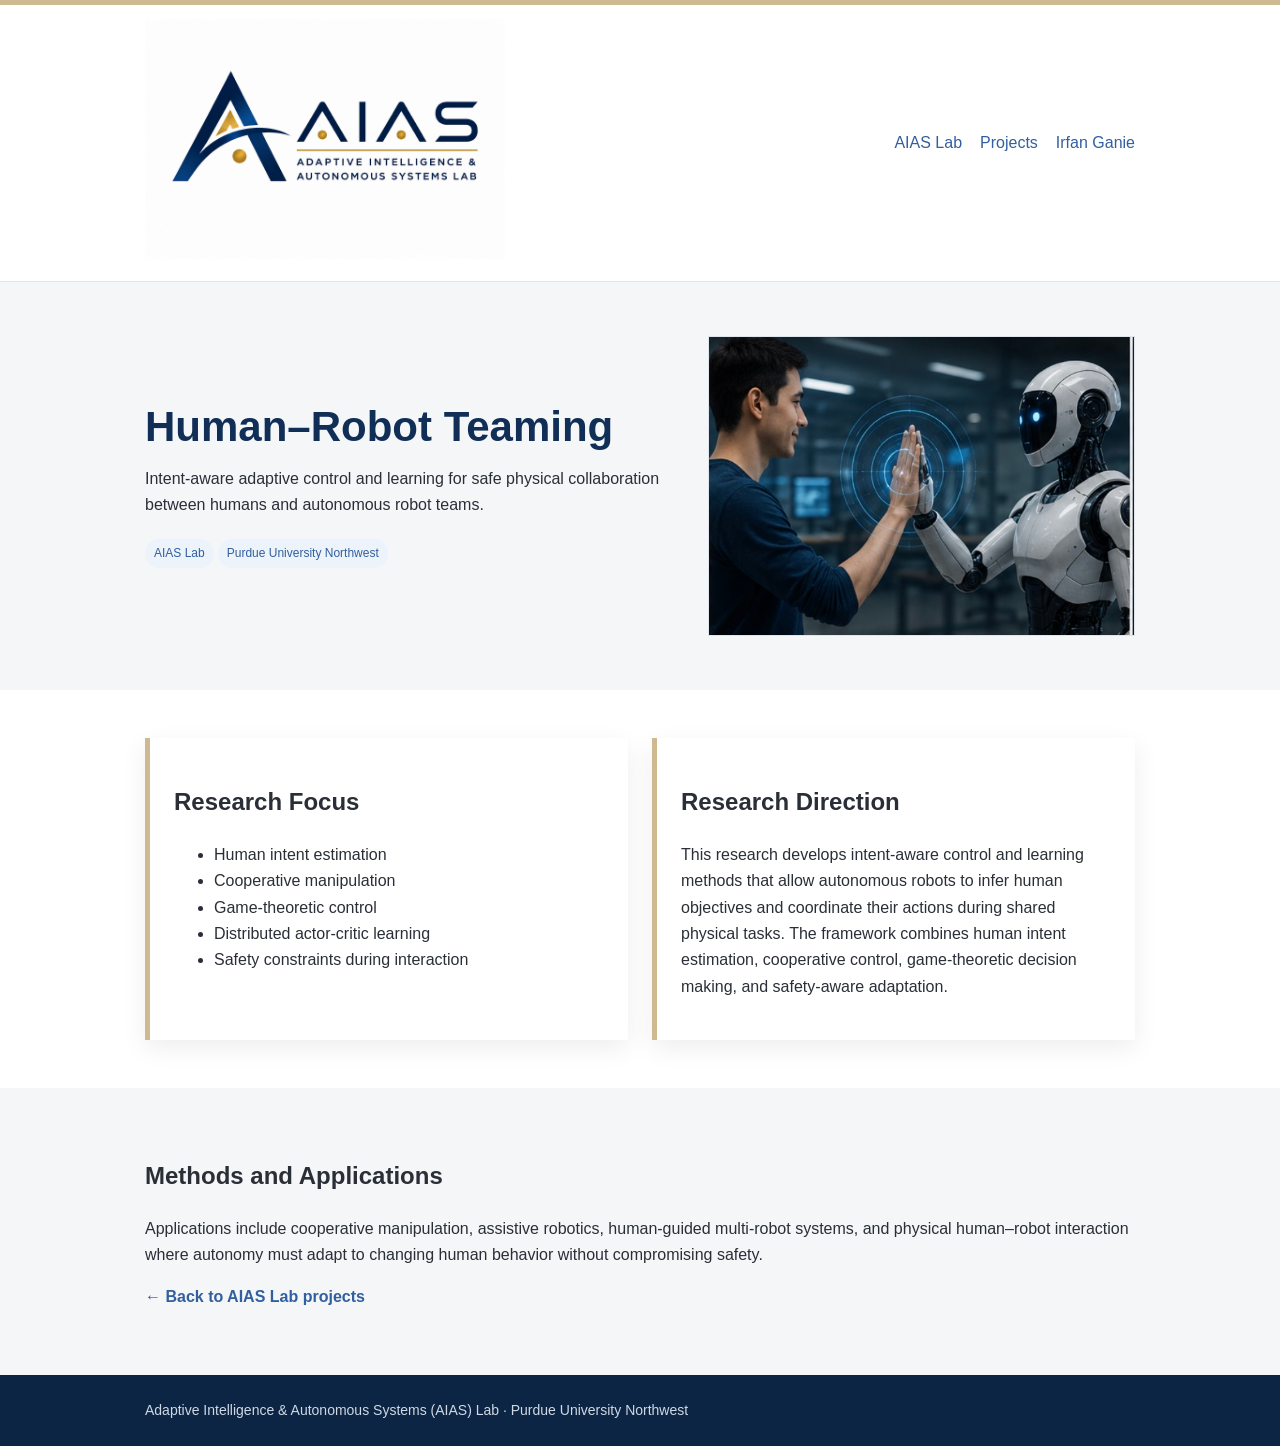
<file: aias-lab/projects/human-robot-teaming/index.html>
<!doctype html><html lang="en"><head><meta charset="utf-8"><meta name="viewport" content="width=device-width,initial-scale=1"><title>Human–Robot Teaming | AIAS Lab</title><style>
:root{--navy:#112f56;--blue:#315f9f;--gold:#cfb991;--soft:#f4f6f8;--ink:#2a2f37}*{box-sizing:border-box}body{margin:0;font-family:Arial,Helvetica,sans-serif;color:var(--ink);line-height:1.65}a{color:var(--blue);text-decoration:none}.wrap{max-width:1050px;margin:auto;padding:0 30px}.top{border-top:5px solid var(--gold);border-bottom:1px solid #e2e7ee;background:#fff}.top .wrap{display:flex;align-items:center;justify-content:space-between;gap:20px;padding-top:14px;padding-bottom:14px}.top img{width:360px;max-width:50vw}.nav{display:flex;gap:18px;flex-wrap:wrap}.hero{background:var(--soft);padding:54px 0}.hero-grid{display:grid;grid-template-columns:1.1fr .9fr;gap:40px;align-items:center}.hero h1{font-size:42px;line-height:1.08;color:var(--navy);margin:0 0 14px}.hero img{width:100%;height:300px;object-fit:cover;border:1px solid #dfe5ec}.section{padding:48px 0}.box{background:#fff;border-left:5px solid var(--gold);box-shadow:0 8px 24px rgba(0,0,0,.07);padding:24px}.grid{display:grid;grid-template-columns:1fr 1fr;gap:24px}.tag{display:inline-block;padding:5px 9px;background:#edf3fb;border-radius:999px;font-size:12px;color:var(--blue);margin:4px 4px 0 0}footer{background:#0c2544;color:#cfd8e4;padding:24px 0;font-size:14px}@media(max-width:760px){.hero-grid,.grid{grid-template-columns:1fr}.top .wrap{flex-direction:column;align-items:flex-start}.top img{max-width:100%;width:420px}}
</style></head><body>
<header class="top"><div class="wrap"><a href="../../"><img src="../../../img/aias-lab-logo.png" alt="AIAS Lab"></a><nav class="nav"><a href="../../">AIAS Lab</a><a href="../../#projects">Projects</a><a href="../../../">Irfan Ganie</a></nav></div></header>
<section class="hero"><div class="wrap hero-grid"><div><h1>Human–Robot Teaming</h1><p>Intent-aware adaptive control and learning for safe physical collaboration between humans and autonomous robot teams.</p><span class="tag">AIAS Lab</span><span class="tag">Purdue University Northwest</span></div><img src="../../../img/proj_hri.jpg" alt="Human–Robot Teaming"></div></section>
<section class="section"><div class="wrap grid"><div class="box"><h2>Research Focus</h2><ul><li>Human intent estimation</li><li>Cooperative manipulation</li><li>Game-theoretic control</li><li>Distributed actor-critic learning</li><li>Safety constraints during interaction</li></ul></div><div class="box"><h2>Research Direction</h2><p>This research develops intent-aware control and learning methods that allow autonomous robots to infer human objectives and coordinate their actions during shared physical tasks. The framework combines human intent estimation, cooperative control, game-theoretic decision making, and safety-aware adaptation.</p></div></div></section>
<section class="section" style="background:#f4f6f8"><div class="wrap"><h2>Methods and Applications</h2><p>Applications include cooperative manipulation, assistive robotics, human-guided multi-robot systems, and physical human–robot interaction where autonomy must adapt to changing human behavior without compromising safety.</p><p><a href="../../#projects"><strong>← Back to AIAS Lab projects</strong></a></p></div></section>
<footer><div class="wrap">Adaptive Intelligence & Autonomous Systems (AIAS) Lab · Purdue University Northwest</div></footer></body></html>
</file>
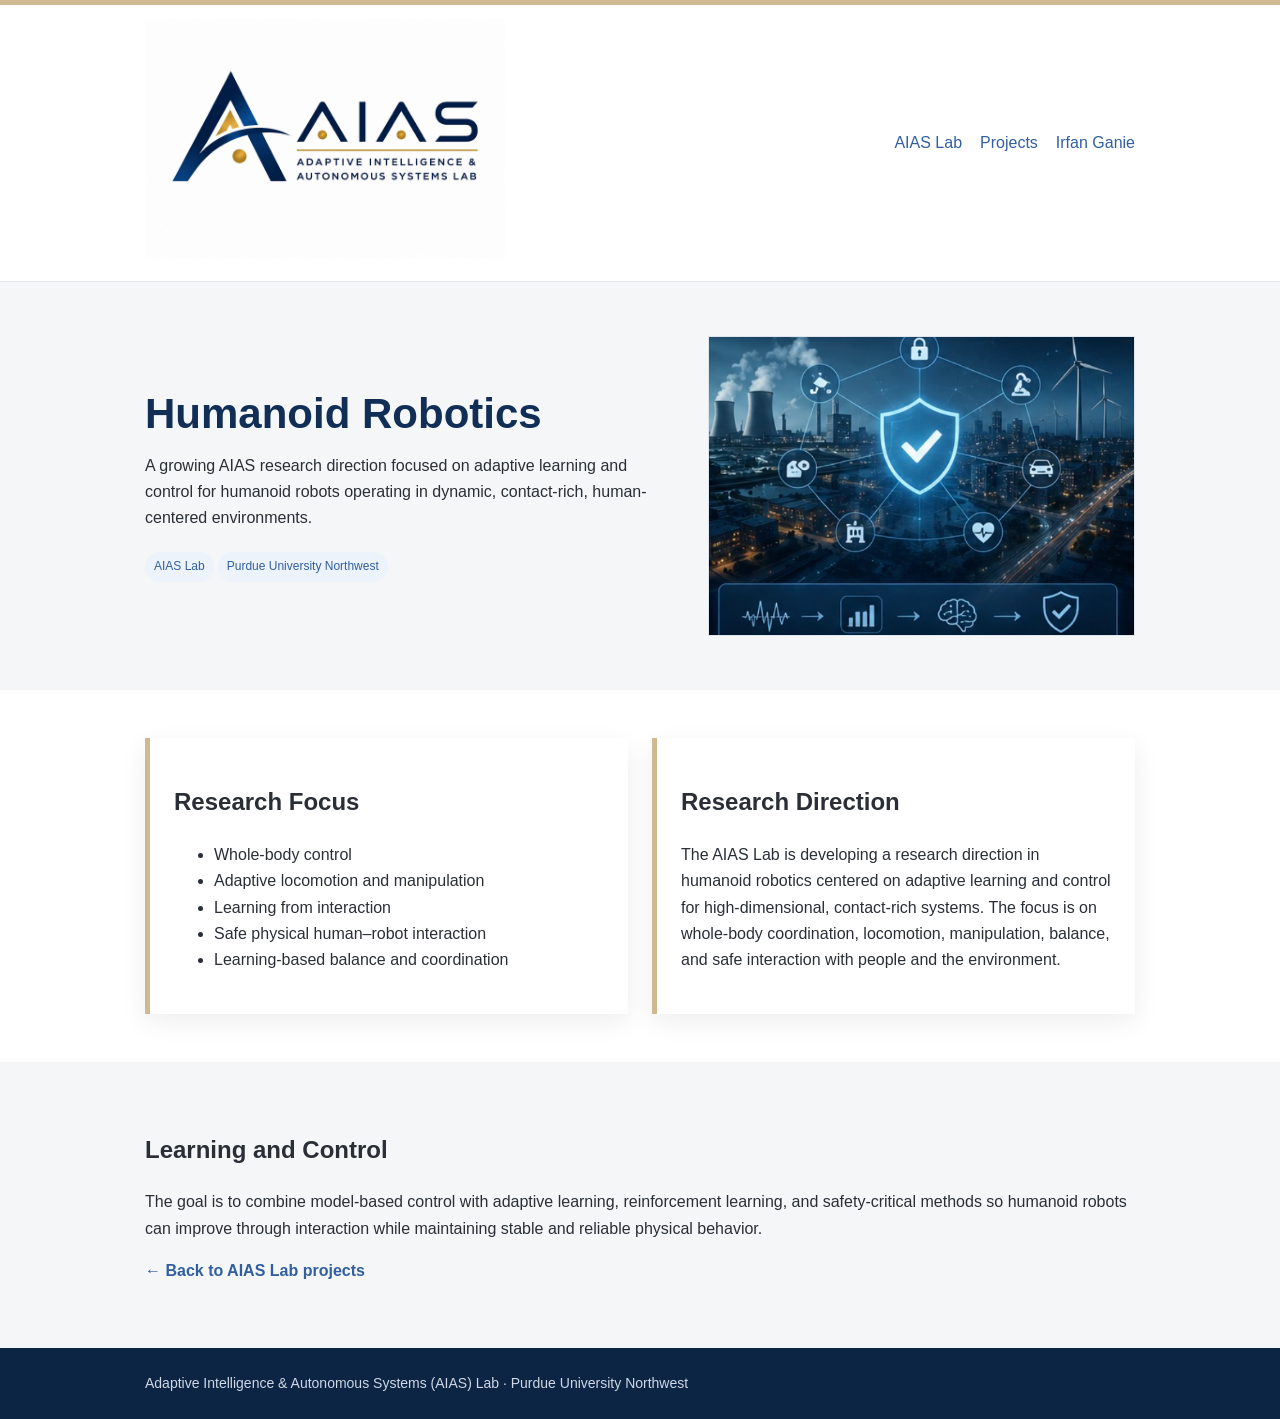
<file: aias-lab/projects/humanoid-robotics/index.html>
<!doctype html><html lang="en"><head><meta charset="utf-8"><meta name="viewport" content="width=device-width,initial-scale=1"><title>Humanoid Robotics | AIAS Lab</title><style>
:root{--navy:#112f56;--blue:#315f9f;--gold:#cfb991;--soft:#f4f6f8;--ink:#2a2f37}*{box-sizing:border-box}body{margin:0;font-family:Arial,Helvetica,sans-serif;color:var(--ink);line-height:1.65}a{color:var(--blue);text-decoration:none}.wrap{max-width:1050px;margin:auto;padding:0 30px}.top{border-top:5px solid var(--gold);border-bottom:1px solid #e2e7ee;background:#fff}.top .wrap{display:flex;align-items:center;justify-content:space-between;gap:20px;padding-top:14px;padding-bottom:14px}.top img{width:360px;max-width:50vw}.nav{display:flex;gap:18px;flex-wrap:wrap}.hero{background:var(--soft);padding:54px 0}.hero-grid{display:grid;grid-template-columns:1.1fr .9fr;gap:40px;align-items:center}.hero h1{font-size:42px;line-height:1.08;color:var(--navy);margin:0 0 14px}.hero img{width:100%;height:300px;object-fit:cover;border:1px solid #dfe5ec}.section{padding:48px 0}.box{background:#fff;border-left:5px solid var(--gold);box-shadow:0 8px 24px rgba(0,0,0,.07);padding:24px}.grid{display:grid;grid-template-columns:1fr 1fr;gap:24px}.tag{display:inline-block;padding:5px 9px;background:#edf3fb;border-radius:999px;font-size:12px;color:var(--blue);margin:4px 4px 0 0}footer{background:#0c2544;color:#cfd8e4;padding:24px 0;font-size:14px}@media(max-width:760px){.hero-grid,.grid{grid-template-columns:1fr}.top .wrap{flex-direction:column;align-items:flex-start}.top img{max-width:100%;width:420px}}
</style></head><body>
<header class="top"><div class="wrap"><a href="../../"><img src="../../../img/aias-lab-logo.png" alt="AIAS Lab"></a><nav class="nav"><a href="../../">AIAS Lab</a><a href="../../#projects">Projects</a><a href="../../../">Irfan Ganie</a></nav></div></header>
<section class="hero"><div class="wrap hero-grid"><div><h1>Humanoid Robotics</h1><p>A growing AIAS research direction focused on adaptive learning and control for humanoid robots operating in dynamic, contact-rich, human-centered environments.</p><span class="tag">AIAS Lab</span><span class="tag">Purdue University Northwest</span></div><img src="../../../img/proj_cps.jpg" alt="Humanoid Robotics"></div></section>
<section class="section"><div class="wrap grid"><div class="box"><h2>Research Focus</h2><ul><li>Whole-body control</li><li>Adaptive locomotion and manipulation</li><li>Learning from interaction</li><li>Safe physical human–robot interaction</li><li>Learning-based balance and coordination</li></ul></div><div class="box"><h2>Research Direction</h2><p>The AIAS Lab is developing a research direction in humanoid robotics centered on adaptive learning and control for high-dimensional, contact-rich systems. The focus is on whole-body coordination, locomotion, manipulation, balance, and safe interaction with people and the environment.</p></div></div></section>
<section class="section" style="background:#f4f6f8"><div class="wrap"><h2>Learning and Control</h2><p>The goal is to combine model-based control with adaptive learning, reinforcement learning, and safety-critical methods so humanoid robots can improve through interaction while maintaining stable and reliable physical behavior.</p><p><a href="../../#projects"><strong>← Back to AIAS Lab projects</strong></a></p></div></section>
<footer><div class="wrap">Adaptive Intelligence & Autonomous Systems (AIAS) Lab · Purdue University Northwest</div></footer></body></html>
</file>
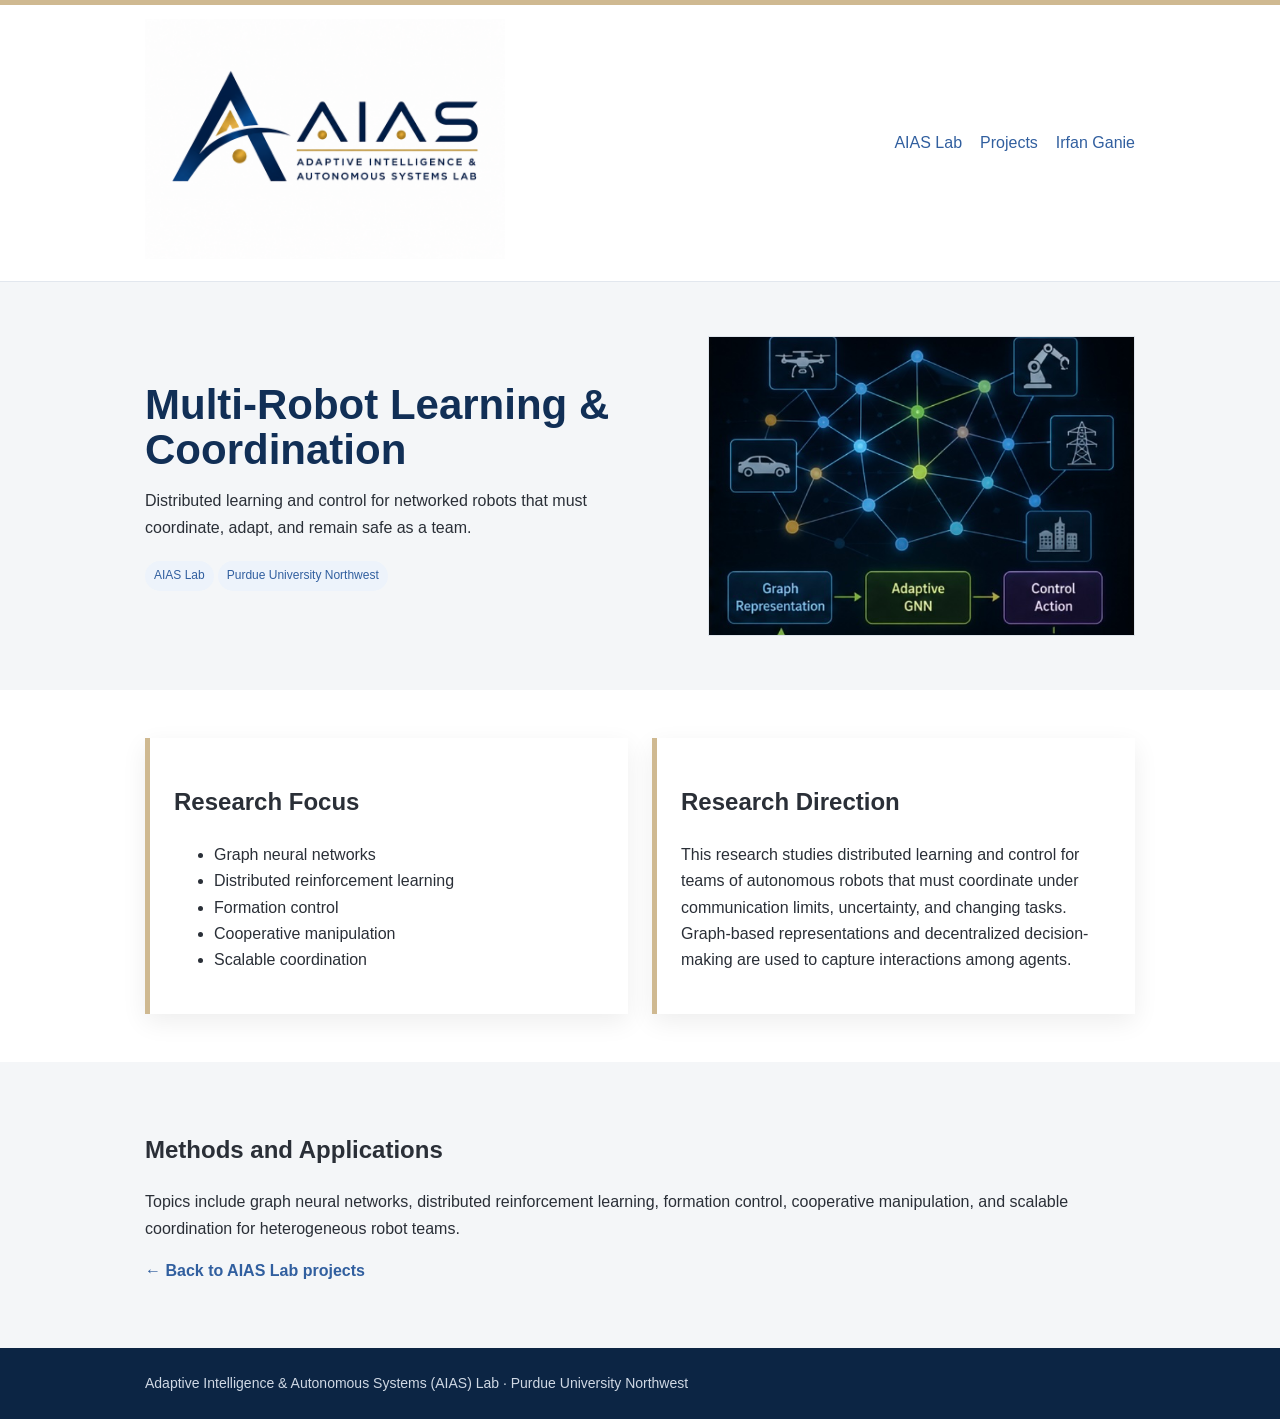
<file: aias-lab/projects/multi-robot-learning/index.html>
<!doctype html><html lang="en"><head><meta charset="utf-8"><meta name="viewport" content="width=device-width,initial-scale=1"><title>Multi-Robot Learning & Coordination | AIAS Lab</title><style>
:root{--navy:#112f56;--blue:#315f9f;--gold:#cfb991;--soft:#f4f6f8;--ink:#2a2f37}*{box-sizing:border-box}body{margin:0;font-family:Arial,Helvetica,sans-serif;color:var(--ink);line-height:1.65}a{color:var(--blue);text-decoration:none}.wrap{max-width:1050px;margin:auto;padding:0 30px}.top{border-top:5px solid var(--gold);border-bottom:1px solid #e2e7ee;background:#fff}.top .wrap{display:flex;align-items:center;justify-content:space-between;gap:20px;padding-top:14px;padding-bottom:14px}.top img{width:360px;max-width:50vw}.nav{display:flex;gap:18px;flex-wrap:wrap}.hero{background:var(--soft);padding:54px 0}.hero-grid{display:grid;grid-template-columns:1.1fr .9fr;gap:40px;align-items:center}.hero h1{font-size:42px;line-height:1.08;color:var(--navy);margin:0 0 14px}.hero img{width:100%;height:300px;object-fit:cover;border:1px solid #dfe5ec}.section{padding:48px 0}.box{background:#fff;border-left:5px solid var(--gold);box-shadow:0 8px 24px rgba(0,0,0,.07);padding:24px}.grid{display:grid;grid-template-columns:1fr 1fr;gap:24px}.tag{display:inline-block;padding:5px 9px;background:#edf3fb;border-radius:999px;font-size:12px;color:var(--blue);margin:4px 4px 0 0}footer{background:#0c2544;color:#cfd8e4;padding:24px 0;font-size:14px}@media(max-width:760px){.hero-grid,.grid{grid-template-columns:1fr}.top .wrap{flex-direction:column;align-items:flex-start}.top img{max-width:100%;width:420px}}
</style></head><body>
<header class="top"><div class="wrap"><a href="../../"><img src="../../../img/aias-lab-logo.png" alt="AIAS Lab"></a><nav class="nav"><a href="../../">AIAS Lab</a><a href="../../#projects">Projects</a><a href="../../../">Irfan Ganie</a></nav></div></header>
<section class="hero"><div class="wrap hero-grid"><div><h1>Multi-Robot Learning & Coordination</h1><p>Distributed learning and control for networked robots that must coordinate, adapt, and remain safe as a team.</p><span class="tag">AIAS Lab</span><span class="tag">Purdue University Northwest</span></div><img src="../../../img/proj_gnn.jpg" alt="Multi-Robot Learning & Coordination"></div></section>
<section class="section"><div class="wrap grid"><div class="box"><h2>Research Focus</h2><ul><li>Graph neural networks</li><li>Distributed reinforcement learning</li><li>Formation control</li><li>Cooperative manipulation</li><li>Scalable coordination</li></ul></div><div class="box"><h2>Research Direction</h2><p>This research studies distributed learning and control for teams of autonomous robots that must coordinate under communication limits, uncertainty, and changing tasks. Graph-based representations and decentralized decision-making are used to capture interactions among agents.</p></div></div></section>
<section class="section" style="background:#f4f6f8"><div class="wrap"><h2>Methods and Applications</h2><p>Topics include graph neural networks, distributed reinforcement learning, formation control, cooperative manipulation, and scalable coordination for heterogeneous robot teams.</p><p><a href="../../#projects"><strong>← Back to AIAS Lab projects</strong></a></p></div></section>
<footer><div class="wrap">Adaptive Intelligence & Autonomous Systems (AIAS) Lab · Purdue University Northwest</div></footer></body></html>
</file>
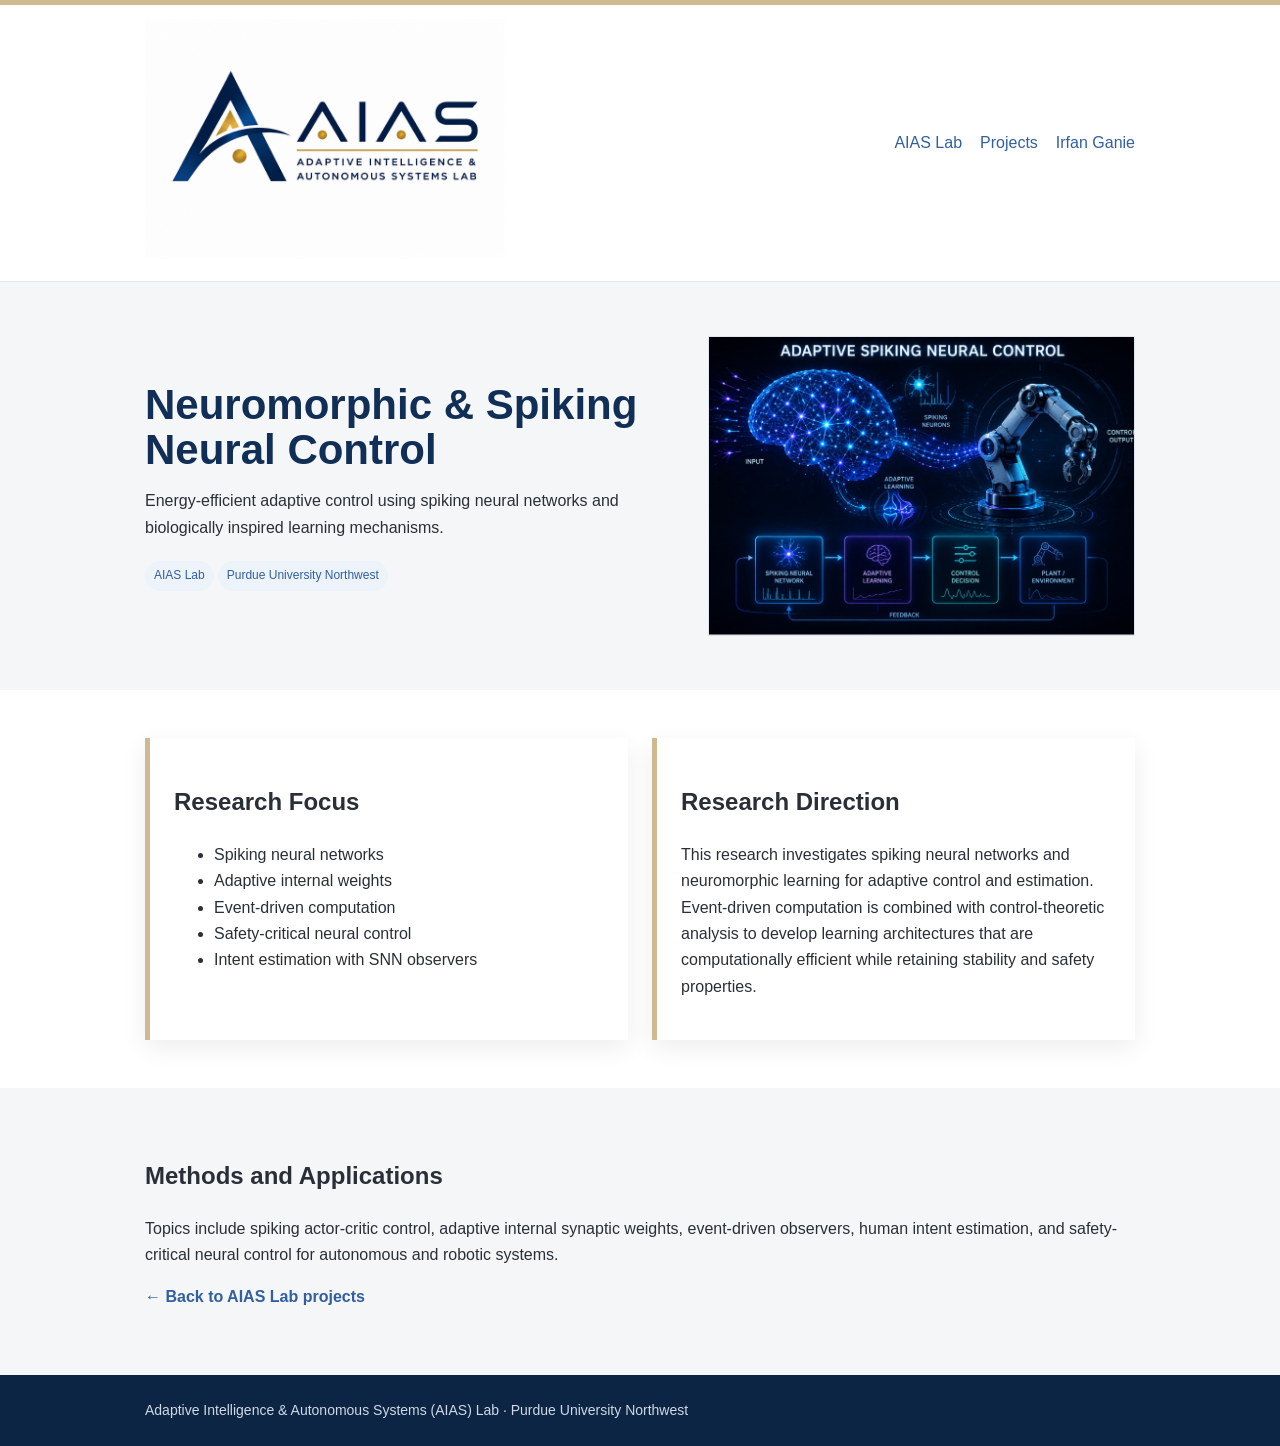
<file: aias-lab/projects/neuromorphic-control/index.html>
<!doctype html><html lang="en"><head><meta charset="utf-8"><meta name="viewport" content="width=device-width,initial-scale=1"><title>Neuromorphic & Spiking Neural Control | AIAS Lab</title><style>
:root{--navy:#112f56;--blue:#315f9f;--gold:#cfb991;--soft:#f4f6f8;--ink:#2a2f37}*{box-sizing:border-box}body{margin:0;font-family:Arial,Helvetica,sans-serif;color:var(--ink);line-height:1.65}a{color:var(--blue);text-decoration:none}.wrap{max-width:1050px;margin:auto;padding:0 30px}.top{border-top:5px solid var(--gold);border-bottom:1px solid #e2e7ee;background:#fff}.top .wrap{display:flex;align-items:center;justify-content:space-between;gap:20px;padding-top:14px;padding-bottom:14px}.top img{width:360px;max-width:50vw}.nav{display:flex;gap:18px;flex-wrap:wrap}.hero{background:var(--soft);padding:54px 0}.hero-grid{display:grid;grid-template-columns:1.1fr .9fr;gap:40px;align-items:center}.hero h1{font-size:42px;line-height:1.08;color:var(--navy);margin:0 0 14px}.hero img{width:100%;height:300px;object-fit:cover;border:1px solid #dfe5ec}.section{padding:48px 0}.box{background:#fff;border-left:5px solid var(--gold);box-shadow:0 8px 24px rgba(0,0,0,.07);padding:24px}.grid{display:grid;grid-template-columns:1fr 1fr;gap:24px}.tag{display:inline-block;padding:5px 9px;background:#edf3fb;border-radius:999px;font-size:12px;color:var(--blue);margin:4px 4px 0 0}footer{background:#0c2544;color:#cfd8e4;padding:24px 0;font-size:14px}@media(max-width:760px){.hero-grid,.grid{grid-template-columns:1fr}.top .wrap{flex-direction:column;align-items:flex-start}.top img{max-width:100%;width:420px}}
</style></head><body>
<header class="top"><div class="wrap"><a href="../../"><img src="../../../img/aias-lab-logo.png" alt="AIAS Lab"></a><nav class="nav"><a href="../../">AIAS Lab</a><a href="../../#projects">Projects</a><a href="../../../">Irfan Ganie</a></nav></div></header>
<section class="hero"><div class="wrap hero-grid"><div><h1>Neuromorphic & Spiking Neural Control</h1><p>Energy-efficient adaptive control using spiking neural networks and biologically inspired learning mechanisms.</p><span class="tag">AIAS Lab</span><span class="tag">Purdue University Northwest</span></div><img src="../../../img/proj_snn.jpg" alt="Neuromorphic & Spiking Neural Control"></div></section>
<section class="section"><div class="wrap grid"><div class="box"><h2>Research Focus</h2><ul><li>Spiking neural networks</li><li>Adaptive internal weights</li><li>Event-driven computation</li><li>Safety-critical neural control</li><li>Intent estimation with SNN observers</li></ul></div><div class="box"><h2>Research Direction</h2><p>This research investigates spiking neural networks and neuromorphic learning for adaptive control and estimation. Event-driven computation is combined with control-theoretic analysis to develop learning architectures that are computationally efficient while retaining stability and safety properties.</p></div></div></section>
<section class="section" style="background:#f4f6f8"><div class="wrap"><h2>Methods and Applications</h2><p>Topics include spiking actor-critic control, adaptive internal synaptic weights, event-driven observers, human intent estimation, and safety-critical neural control for autonomous and robotic systems.</p><p><a href="../../#projects"><strong>← Back to AIAS Lab projects</strong></a></p></div></section>
<footer><div class="wrap">Adaptive Intelligence & Autonomous Systems (AIAS) Lab · Purdue University Northwest</div></footer></body></html>
</file>
<file: css/academic.css>
:root{--ink:#272a31;--muted:#5e6572;--line:#d8dde6;--blue:#4e7fc7;--blue2:#244a7c;--soft:#f4f6f9;--navy:#173761;--gold:#cfb991;--white:#fff}
*{box-sizing:border-box}html{scroll-behavior:smooth}body{margin:0;font-family:Arial,Helvetica,sans-serif;color:var(--ink);background:#fff;line-height:1.52}a{color:#315fba;text-decoration:none}a:hover{text-decoration:underline}.wrap{max-width:1180px;margin:auto;padding:0 34px}.top{border-top:1px solid #aaa;border-bottom:1px solid #eceff3;background:#fff;position:sticky;top:0;z-index:50}.nav{display:flex;justify-content:center;gap:34px;align-items:center;min-height:74px;flex-wrap:wrap}.nav a{color:#36598d;font-size:16px}.nav a.lab{font-weight:700}.hero{padding:68px 0 42px}.hero-grid{display:grid;grid-template-columns:1.65fr .8fr;gap:58px;align-items:start}.hero h1{font-size:52px;line-height:1.05;color:var(--blue);margin:0 0 20px;font-weight:750}.rule{height:1px;background:#aeb4bd;margin:0 0 18px}.hero p{font-size:18px;margin:0 0 18px}.portrait{width:100%;max-width:360px;aspect-ratio:4/4.6;object-fit:cover;object-position:center top;border:1px solid #d7dce4}.iconrow{display:flex;gap:10px;margin-top:23px;flex-wrap:wrap}.iconrow a{border:1px solid #cfd5df;padding:8px 11px;border-radius:4px;color:#263a5c;font-weight:700;font-size:13px}.section{padding:42px 0}.section.soft{background:var(--soft)}.section.dark{background:var(--navy);color:#fff}.section h2{font-size:31px;color:var(--blue);margin:0 0 9px}.section.dark h2{color:#fff}.section .line{height:1px;background:#afb6c0;margin-bottom:16px}.lead{font-size:18px;max-width:1080px}.research-grid{display:grid;grid-template-columns:repeat(3,1fr);gap:30px;margin-top:30px}.research-card{background:#eef1f5;padding:24px 26px;min-height:250px}.research-card h3{font-size:22px;margin:0 0 12px}.research-card li{margin:5px 0}.rows{display:flex;flex-direction:column}.row{display:grid;grid-template-columns:130px 1fr;gap:20px;padding:14px 0;border-bottom:1px solid #e1e5eb}.row:last-child{border-bottom:0}.term{font-weight:700}.pub{padding:13px 0;border-bottom:1px solid #e1e5eb}.pub strong{font-weight:700}.pub .venue{color:var(--muted)}.two{display:grid;grid-template-columns:1fr 1fr;gap:46px}.chipset{display:flex;flex-wrap:wrap;gap:10px}.chip{background:#edf2f8;border:1px solid #d9e1eb;padding:8px 12px;border-radius:3px;font-size:14px}.lab-banner{background:linear-gradient(110deg,#173761,#264f83);color:#fff;padding:34px}.lab-banner h3{font-size:27px;margin:0 0 10px}.lab-banner p{max-width:800px}.button{display:inline-block;padding:10px 16px;background:#fff;color:#173761;border-radius:3px;font-weight:700}.footer{padding:30px 0;background:#f4f6f9;border-top:1px solid #dde2ea;font-size:14px;color:#666}.small{font-size:14px;color:#687180}.news{margin:18px 0 0}.news li{margin:7px 0}@media(max-width:850px){.hero-grid,.two,.research-grid{grid-template-columns:1fr}.hero h1{font-size:42px}.portrait{max-width:300px}.nav{gap:18px;padding:12px 0}.row{grid-template-columns:1fr;gap:3px}.wrap{padding:0 20px}}
</file>
